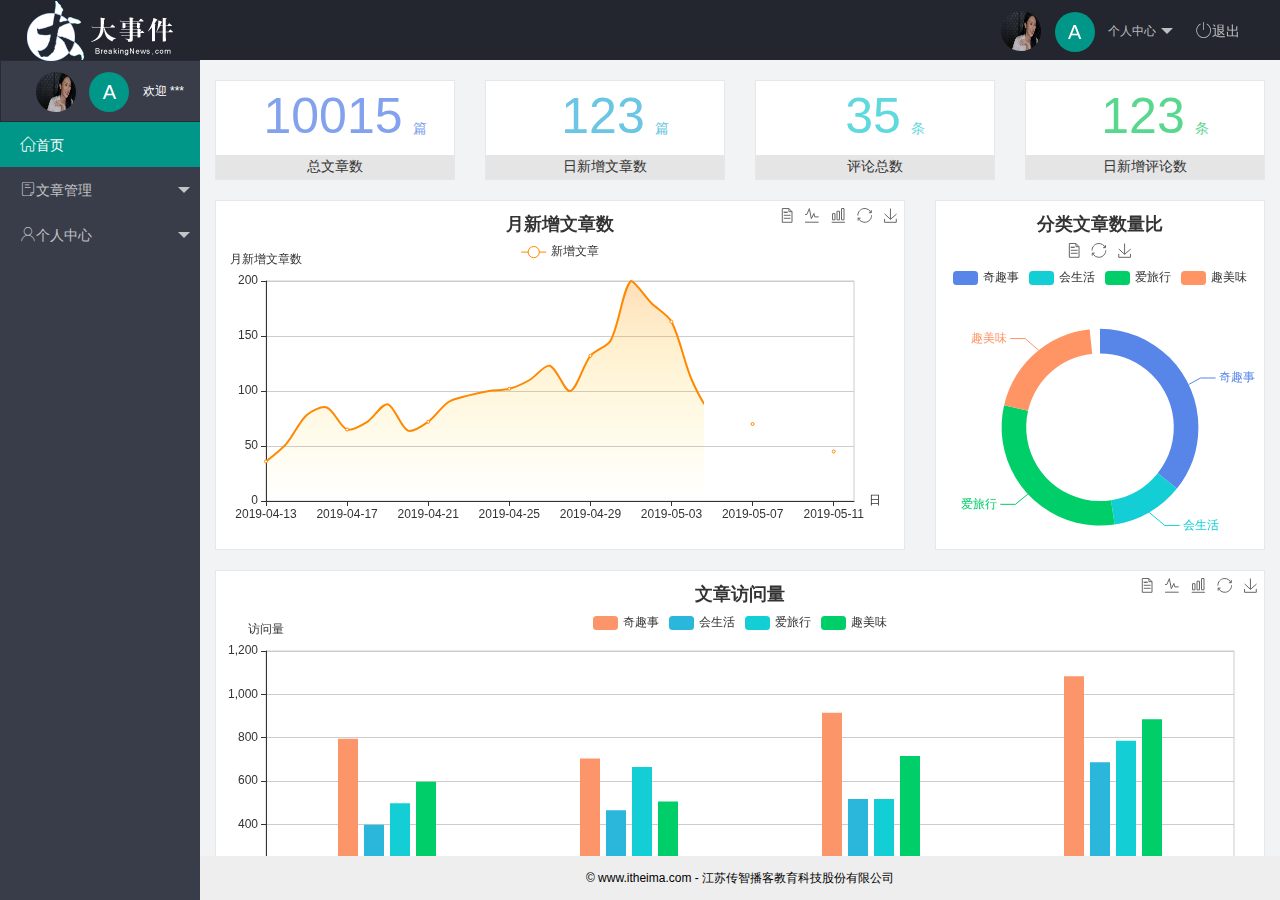
<file: index.html>
<!DOCTYPE html>
<html lang="en">

<head>
    <meta charset="UTF-8">
    <meta name="viewport" content="width=device-width, initial-scale=1.0">
    <title>大事件-后台主页</title>
    <!-- 引入layui 的css样式文件 -->
    <link rel="stylesheet" href="/assets/lib/layui/css/layui.css">
    <!-- 引入字体图标的 css样式文件 -->
    <link rel="stylesheet" href="/assets/fonts/iconfont.css">
    <!-- 导入 自己的css样式文件 -->
    <link rel="stylesheet" href="/assets/css/index.css">
</head>

<body class="layui-layout-body">
    <div class="layui-layout layui-layout-admin">
        <div class="layui-header">
            <div class="layui-logo">
                <img src="/assets/images/logo.png" alt="">
            </div>
            <!-- 头部区域（可配合layui已有的水平导航） -->
            <ul class="layui-nav layui-layout-right">
                <li class="layui-nav-item">
                    <a href="javascript:;" class="userinfo">
                        <img src="/tongyao_07.jpg" class="layui-nav-img">
                        <span class="text-avatar">A</span>
                        个人中心
                    </a>
                    <dl class="layui-nav-child">
                        <dd><a href="/user/user_info.html" target="fm">基本资料</a></dd>
                        <dd><a href="/user/user_avatar.html" target="fm">更换头像</a></dd>
                        <dd><a href="/user/user_pwd.html" target="fm">重置密码</a></dd>
                    </dl>
                </li>

                <li class="layui-nav-item">
                    <a href="javascript:;" id="btnLogout"><span class="iconfont icon-tuichu"></span>退出</a>
                </li>
            </ul>
        </div>
        <div class="layui-side layui-bg-black">
            <div class="layui-side-scroll">
                <div class="userinfo">
                    <img src="/tongyao_07.jpg" class="layui-nav-img">
                    <span class="text-avatar">A</span>
                    <span id="welcome">欢迎 ***</span>
                </div>
                <!-- 左侧导航区域（可配合layui已有的垂直导航） -->
                <ul class="layui-nav layui-nav-tree" lay-shrink="all">
                    <li class="layui-nav-item layui-this">
                        <a href="/home/dashboard.html" target="fm"><span class="iconfont icon-home"></span>首页</a>
                    </li>
                    <li class="layui-nav-item">
                        <a class="" href="javascript:;"><span class="iconfont icon-16"></span>文章管理</a>
                        <dl class="layui-nav-child">
                            <dd>
                                <a href="/article/art_cate.html" target="fm">
                                    <i class="layui-icon layui-icon-flag"></i>文章类别
                                </a>
                            </dd>
                            <dd>
                                <a href="/article/art_list.html" target="fm">
                                    <i class="layui-icon layui-icon-flag"></i>文章列表
                                </a>
                            </dd>
                            <dd>
                                <a href="/article/art_pub.html" target="fm"><i
                                        class="layui-icon layui-icon-flag"></i>发表文章
                                </a>
                            </dd>
                        </dl>
                    </li>
                    <li class="layui-nav-item">
                        <a href="javascript:;"><span class="iconfont icon-user"></span>个人中心</a>
                        <dl class="layui-nav-child">
                            <dd><a href="/user/user_info.html" target="fm"><i class="layui-icon layui-icon-flag"></i>
                                    基本资料</a></dd>
                            <dd><a href="/user/user_avatar.html" target="fm"><i class="layui-icon layui-icon-flag"></i>
                                    更换头像</a>
                            </dd>
                            <dd><a href="/user/user_pwd.html" target="fm"><i class="layui-icon layui-icon-flag"></i>
                                    重置密码</a></dd>
                        </dl>
                    </li>
                </ul>
            </div>
        </div>
        <div class="layui-body">
            <!-- 内容主体区域 -->
            <iframe src="/home/dashboard.html" frameborder="0" name="fm"></iframe>
        </div>
        <div class="layui-footer">
            <!-- 底部固定区域 -->
            © www.itheima.com - 江苏传智播客教育科技股份有限公司
        </div>
    </div>
    <!-- 导入 layui 的js 脚本文件 -->
    <script src="/assets/lib/layui/layui.all.js"></script>
    <!-- 导入jQuery js文件 -->
    <script src="/assets/lib/jquery.js"></script>
    <!-- 导入 自己封装的 baseAPI js文件 -->
    <script src="/assets/js/baseAPI.js"></script>
    <!-- 导入自己的js 文件 -->
    <script src="/assets/js/index.js"></script>
</body>

</html>
</file>
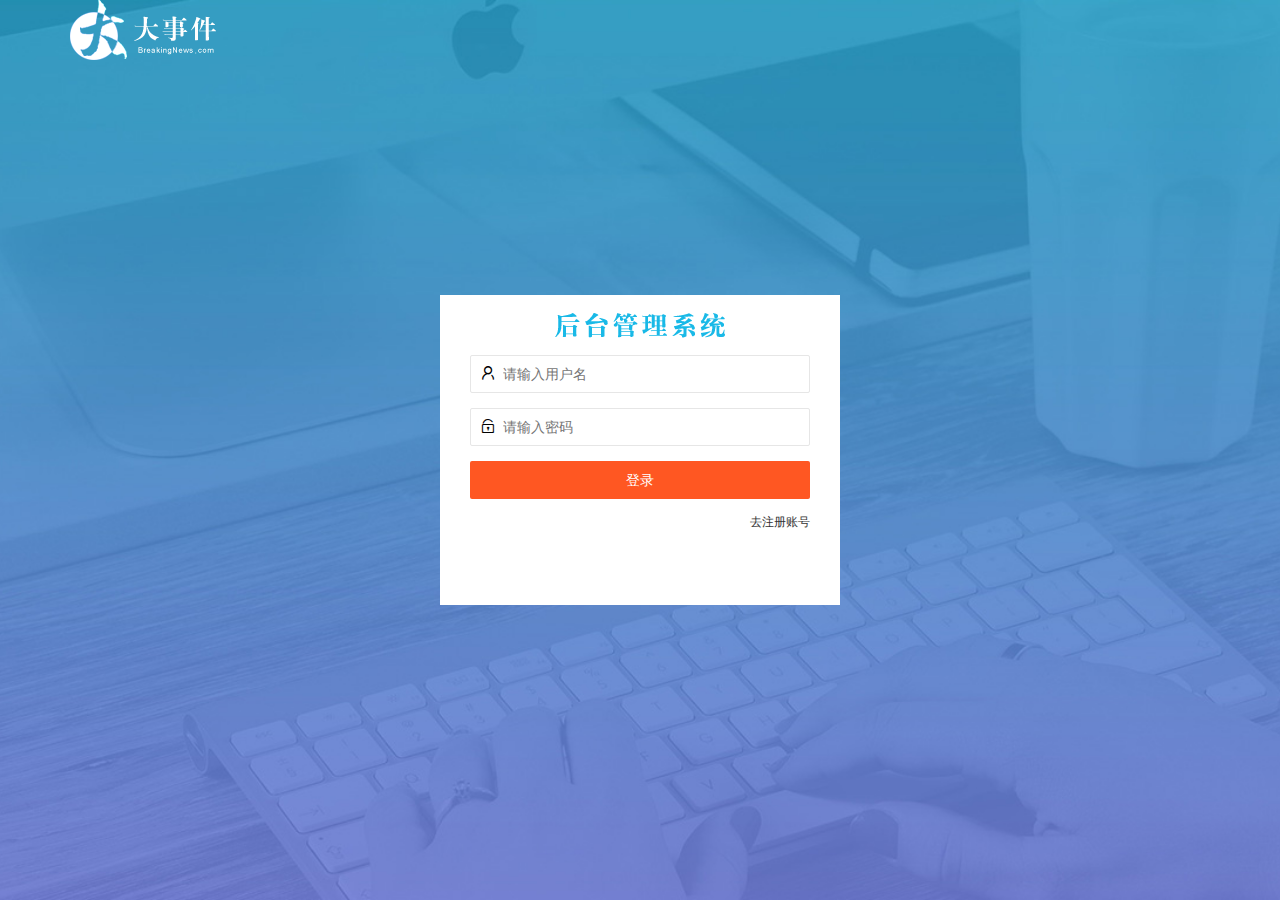
<file: login.html>
<!DOCTYPE html>
<html lang="en">

<head>
    <meta charset="UTF-8">
    <meta name="viewport" content="width=device-width, initial-scale=1.0">
    <title>大事件-登录-注册</title>
    <!-- 引入layui的css样式 -->
    <link rel="stylesheet" href="/assets/lib/layui/css/layui.css">
    <!-- 引入自己的css样式 -->
    <link rel="stylesheet" href="/assets/css/login.css">
</head>

<body>
    <!-- 头部的logo区域 -->
    <div class="layui-main">
        <img src="/assets/images/logo.png">
    </div>
    <!-- 登录注册区域 -->
    <div class="loginAndRegBox">
        <!-- 标题区域 -->
        <div class="title-box"></div>
        <!-- 登录的div -->
        <div class="login-box">
            <!-- 登录的表单 -->
            <form class="layui-form" id="form_login">
                <div class="layui-form-item">
                    <i class="layui-icon layui-icon-username"></i>
                    <!-- 用户名 -->
                    <input type="text" name="username" required lay-verify="required" placeholder="请输入用户名"
                        autocomplete="off" class="layui-input">
                </div>
                <!-- 密码框 -->
                <div class="layui-form-item">
                    <i class="layui-icon layui-icon-password"></i>
                    <input type="password" name="password" required lay-verify="required|pwd" placeholder="请输入密码"
                        autocomplete="off" class="layui-input">
                </div>
                <!-- 登录按钮 -->
                <div class="layui-form-item">
                    <!-- 注意：表单提交按钮和普通按钮的区别，就是lay-submit属性 -->
                    <button class="layui-btn layui-btn-fluid layui-btn-danger" lay-submit>登录</button>
                </div>
                <div class="layui-form-item links">
                    <a href="javascript:;" id="link_reg">去注册账号</a>
                </div>
            </form>
        </div>
        <!-- 注册的div -->
        <div class="reg-box">
            <!-- 注册的表单 -->
            <form class="layui-form" id="form_reg">
                <div class="layui-form-item">
                    <i class="layui-icon layui-icon-username"></i>
                    <!-- 用户名 -->
                    <input type="text" name="username" required lay-verify="required" placeholder="请输入用户名"
                        autocomplete="off" class="layui-input">
                </div>
                <!-- 密码框 -->
                <div class="layui-form-item">
                    <i class="layui-icon layui-icon-password"></i>
                    <input type="password" name="password" required lay-verify="required|pwd" placeholder="请输入密码"
                        autocomplete="off" class="layui-input">
                </div>
                <!-- 确认密码框 -->
                <div class="layui-form-item">
                    <i class="layui-icon layui-icon-password"></i>
                    <input type="password" name="repassword" required lay-verify="required|pwd|repwd"
                        placeholder="再次确认密码" autocomplete="off" class="layui-input">
                </div>

                <!-- 登录按钮 -->
                <div class="layui-form-item">
                    <!-- 注意：表单提交按钮和普通按钮的区别，就是lay-submit属性 -->
                    <button class="layui-btn layui-btn-fluid layui-btn-danger" lay-submit>注册</button>
                </div>
                <div class="layui-form-item links">
                    <a href="javascript:;" id="link_login">去登录</a>
                </div>
            </form>
        </div>
    </div>
    <!-- 导入layui 的js 文件 -->
    <script src="/assets/lib/layui/layui.all.js"></script>
    <!-- 导入jQuery js 文件 -->
    <script src="/assets/lib/jquery.js"></script>
    <!-- 导入自己封装的 baseAPI 的js文件  -->
    <script src="/assets/js/baseAPI.js"></script>
    <!-- 导入自己的js 脚本 -->
    <script src="/assets/js/login.js"></script>
</body>

</html>
</file>
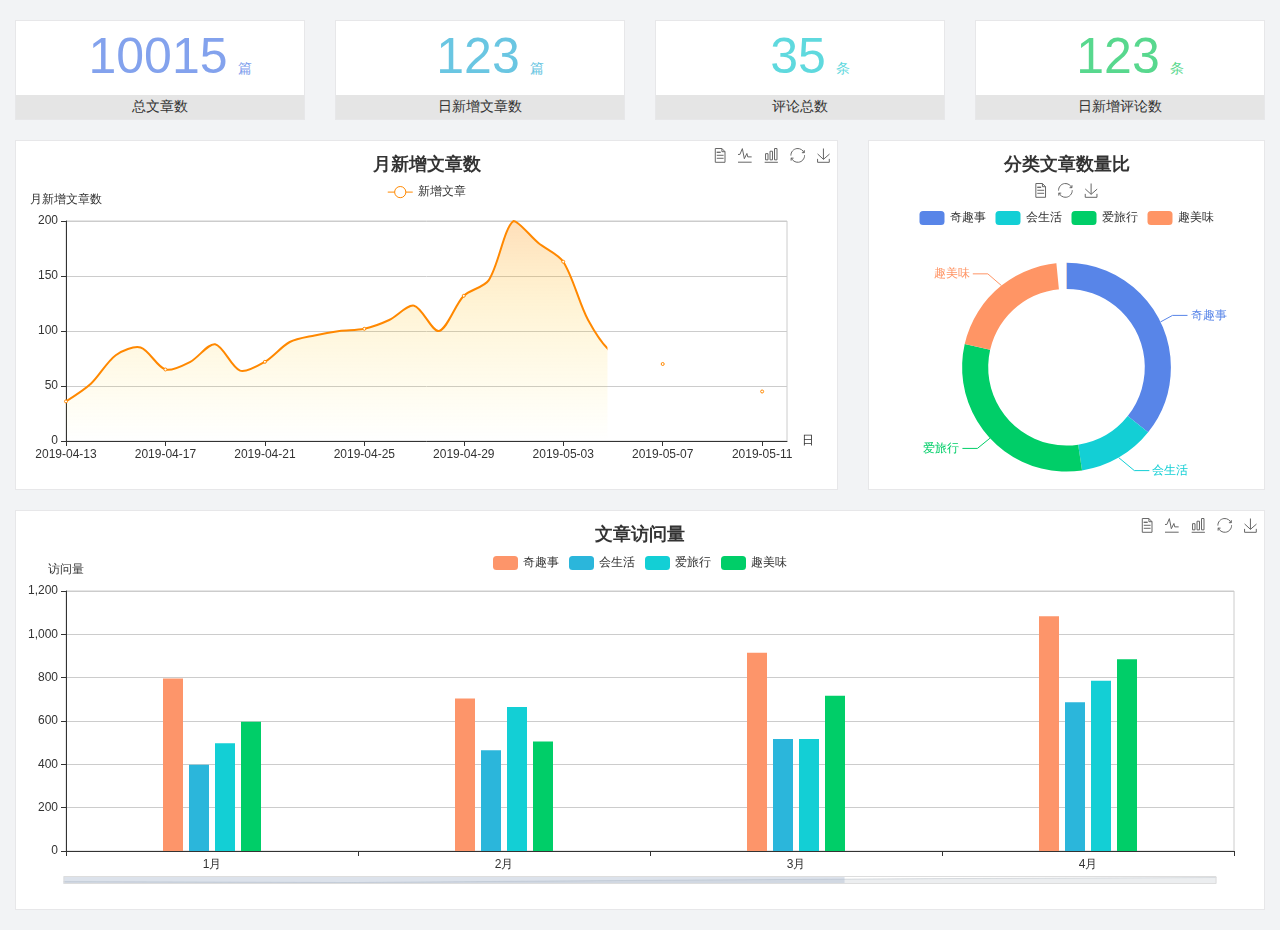
<file: home/dashboard.html>
<!DOCTYPE html>
<html lang="en">

<head>
  <meta charset="UTF-8">
  <meta name="viewport" content="width=device-width, initial-scale=1.0">
  <meta http-equiv="X-UA-Compatible" content="ie=edge">
  <title>图表统计</title>
  <link rel="stylesheet" href="../assets/lib/bootstrap.css" />
  <link rel="stylesheet" href="../assets/lib/main.css" />
  <script src="../assets/lib/jquery.js"></script>
  <script type="text/javascript" src="../assets/lib/echarts.min.js"></script>
</head>

<body>
  <div class="container-fluid">
    <div class="row spannel_list">
      <div class="col-sm-3 col-xs-6">
        <div class="spannel">
          <em>10015</em><span>篇</span>
          <b>总文章数</b>
        </div>
      </div>
      <div class="col-sm-3 col-xs-6">
        <div class="spannel scolor01">
          <em>123</em><span>篇</span>
          <b>日新增文章数</b>
        </div>
      </div>
      <div class="col-sm-3 col-xs-6">
        <div class="spannel scolor02">
          <em>35</em><span>条</span>
          <b>评论总数</b>
        </div>
      </div>
      <div class="col-sm-3 col-xs-6">
        <div class="spannel scolor03">
          <em>123</em><span>条</span>
          <b>日新增评论数</b>
        </div>
      </div>
    </div>
  </div>

  <div class="container-fluid">
    <div class="row curve-pie">
      <div class="col-lg-8 col-md-8">
        <div class="gragh_pannel" id="curve_show"></div>
      </div>
      <div class="col-lg-4 col-md-4">
        <div class="gragh_pannel" id="pie_show"></div>
      </div>
    </div>
  </div>

  <div class="container-fluid">
    <div class="column_pannel" id="column_show"></div>
  </div>

  <script>
    var oChart = echarts.init(document.getElementById('curve_show'));
    var aList_all = [
      { 'count': 36, 'date': '2019-04-13' },
      { 'count': 52, 'date': '2019-04-14' },
      { 'count': 78, 'date': '2019-04-15' },
      { 'count': 85, 'date': '2019-04-16' },
      { 'count': 65, 'date': '2019-04-17' },
      { 'count': 72, 'date': '2019-04-18' },
      { 'count': 88, 'date': '2019-04-19' },
      { 'count': 64, 'date': '2019-04-20' },
      { 'count': 72, 'date': '2019-04-21' },
      { 'count': 90, 'date': '2019-04-22' },
      { 'count': 96, 'date': '2019-04-23' },
      { 'count': 100, 'date': '2019-04-24' },
      { 'count': 102, 'date': '2019-04-25' },
      { 'count': 110, 'date': '2019-04-26' },
      { 'count': 123, 'date': '2019-04-27' },
      { 'count': 100, 'date': '2019-04-28' },
      { 'count': 132, 'date': '2019-04-29' },
      { 'count': 146, 'date': '2019-04-30' },
      { 'count': 200, 'date': '2019-05-01' },
      { 'count': 180, 'date': '2019-05-02' },
      { 'count': 163, 'date': '2019-05-03' },
      { 'count': 110, 'date': '2019-05-04' },
      { 'count': 80, 'date': '2019-05-05' },
      { 'count': 82, 'date': '2019-05-06' },
      { 'count': 70, 'date': '2019-05-07' },
      { 'count': 65, 'date': '2019-05-08' },
      { 'count': 54, 'date': '2019-05-09' },
      { 'count': 40, 'date': '2019-05-10' },
      { 'count': 45, 'date': '2019-05-11' },
      { 'count': 38, 'date': '2019-05-12' },
    ];

    let aCount = [];
    let aDate = [];

    for (var i = 0; i < aList_all.length; i++) {
      aCount.push(aList_all[i].count);
      aDate.push(aList_all[i].date);
    }

    var chartopt = {
      title: {
        text: '月新增文章数',
        left: 'center',
        top: '10'
      },
      tooltip: {
        trigger: 'axis'
      },
      legend: {
        data: ['新增文章'],
        top: '40'
      },
      toolbox: {
        show: true,
        feature: {
          mark: { show: true },
          dataView: { show: true, readOnly: false },
          magicType: { show: true, type: ['line', 'bar'] },
          restore: { show: true },
          saveAsImage: { show: true }
        }
      },
      calculable: true,
      xAxis: [
        {
          name: '日',
          type: 'category',
          boundaryGap: false,
          data: aDate
        }
      ],
      yAxis: [
        {
          name: '月新增文章数',
          type: 'value'
        }
      ],
      series: [
        {
          name: '新增文章',
          type: 'line',
          smooth: true,
          itemStyle: { normal: { areaStyle: { type: 'default' }, color: '#f80' }, lineStyle: { color: '#f80' } },
          data: aCount
        }],
      areaStyle: {
        normal: {
          color: new echarts.graphic.LinearGradient(0, 0, 0, 1, [{
            offset: 0,
            color: 'rgba(255,136,0,0.39)'
          }, {
            offset: .34,
            color: 'rgba(255,180,0,0.25)'
          }, {
            offset: 1,
            color: 'rgba(255,222,0,0.00)'
          }])

        }
      },
      grid: {
        show: true,
        x: 50,
        x2: 50,
        y: 80,
        height: 220
      }
    };

    oChart.setOption(chartopt);


    var oPie = echarts.init(document.getElementById('pie_show'));
    var oPieopt =
    {
      title: {
        top: 10,
        text: '分类文章数量比',
        x: 'center'
      },
      tooltip: {
        trigger: 'item',
        formatter: "{a} <br/>{b} : {c} ({d}%)"
      },
      color: ['#5885e8', '#13cfd5', '#00ce68', '#ff9565'],
      legend: {
        x: 'center',
        top: 65,
        data: ['奇趣事', '会生活', '爱旅行', '趣美味']
      },
      toolbox: {
        show: true,
        x: 'center',
        top: 35,
        feature: {
          mark: { show: true },
          dataView: { show: true, readOnly: false },
          magicType: {
            show: true,
            type: ['pie', 'funnel'],
            option: {
              funnel: {
                x: '25%',
                width: '50%',
                funnelAlign: 'left',
                max: 1548
              }
            }
          },
          restore: { show: true },
          saveAsImage: { show: true }
        }
      },
      calculable: true,
      series: [
        {
          name: '访问来源',
          type: 'pie',
          radius: ['45%', '60%'],
          center: ['50%', '65%'],
          data: [
            { value: 300, name: '奇趣事' },
            { value: 100, name: '会生活' },
            { value: 260, name: '爱旅行' },
            { value: 180, name: '趣美味' }
          ]
        }
      ]
    };
    oPie.setOption(oPieopt);



    var oColumn = this.echarts.init(document.getElementById('column_show'));
    var oColumnopt =
    {
      title: {
        text: '文章访问量',
        left: 'center',
        top: '10'
      },
      tooltip: {
        trigger: 'axis'
      },
      legend: {
        data: ['奇趣事', '会生活', '爱旅行', '趣美味'],
        top: '40'
      },
      toolbox: {
        show: true,
        feature: {
          mark: { show: true },
          dataView: { show: true, readOnly: false },
          magicType: { show: true, type: ['line', 'bar'] },
          restore: { show: true },
          saveAsImage: { show: true }
        }
      },
      calculable: true,
      xAxis: [
        {
          type: 'category',
          data: ['1月', '2月', '3月', '4月', '5月']
        }
      ],
      yAxis: [
        {
          name: '访问量',
          type: 'value'
        }
      ],
      series: [
        {
          name: '奇趣事',
          type: 'bar',
          barWidth: 20,
          itemStyle: {
            normal: { areaStyle: { type: 'default' }, color: '#fd956a' }
          },
          data: [800, 708, 920, 1090, 1200]
        },
        {
          name: '会生活',
          type: 'bar',
          barWidth: 20,
          itemStyle: {
            normal: { areaStyle: { type: 'default' }, color: '#2bb6db' }
          },
          data: [400, 468, 520, 690, 800]
        },
        {
          name: '爱旅行',
          type: 'bar',
          barWidth: 20,
          itemStyle: {
            normal: { areaStyle: { type: 'default' }, color: '#13cfd5' }
          },
          data: [500, 668, 520, 790, 900]
        },
        {
          name: '趣美味',
          type: 'bar',
          barWidth: 20,
          itemStyle: {
            normal: { areaStyle: { type: 'default' }, color: '#00ce68' }
          },
          data: [600, 508, 720, 890, 1000]
        }
      ],
      grid: {
        show: true,
        x: 50,
        x2: 30,
        y: 80,
        height: 260
      },
      dataZoom: [//给x轴设置滚动条
        {
          start: 0,//默认为0
          end: 100 - 1000 / 31,//默认为100
          type: 'slider',
          show: true,
          xAxisIndex: [0],
          handleSize: 0,//滑动条的 左右2个滑动条的大小
          height: 8,//组件高度
          left: 45, //左边的距离
          right: 50,//右边的距离
          bottom: 26,//右边的距离
          handleColor: '#ddd',//h滑动图标的颜色
          handleStyle: {
            borderColor: "#cacaca",
            borderWidth: "1",
            shadowBlur: 2,
            background: "#ddd",
            shadowColor: "#ddd",
          }
        }]
    };
    oColumn.setOption(oColumnopt);
  </script>
</body>

</html>
</file>
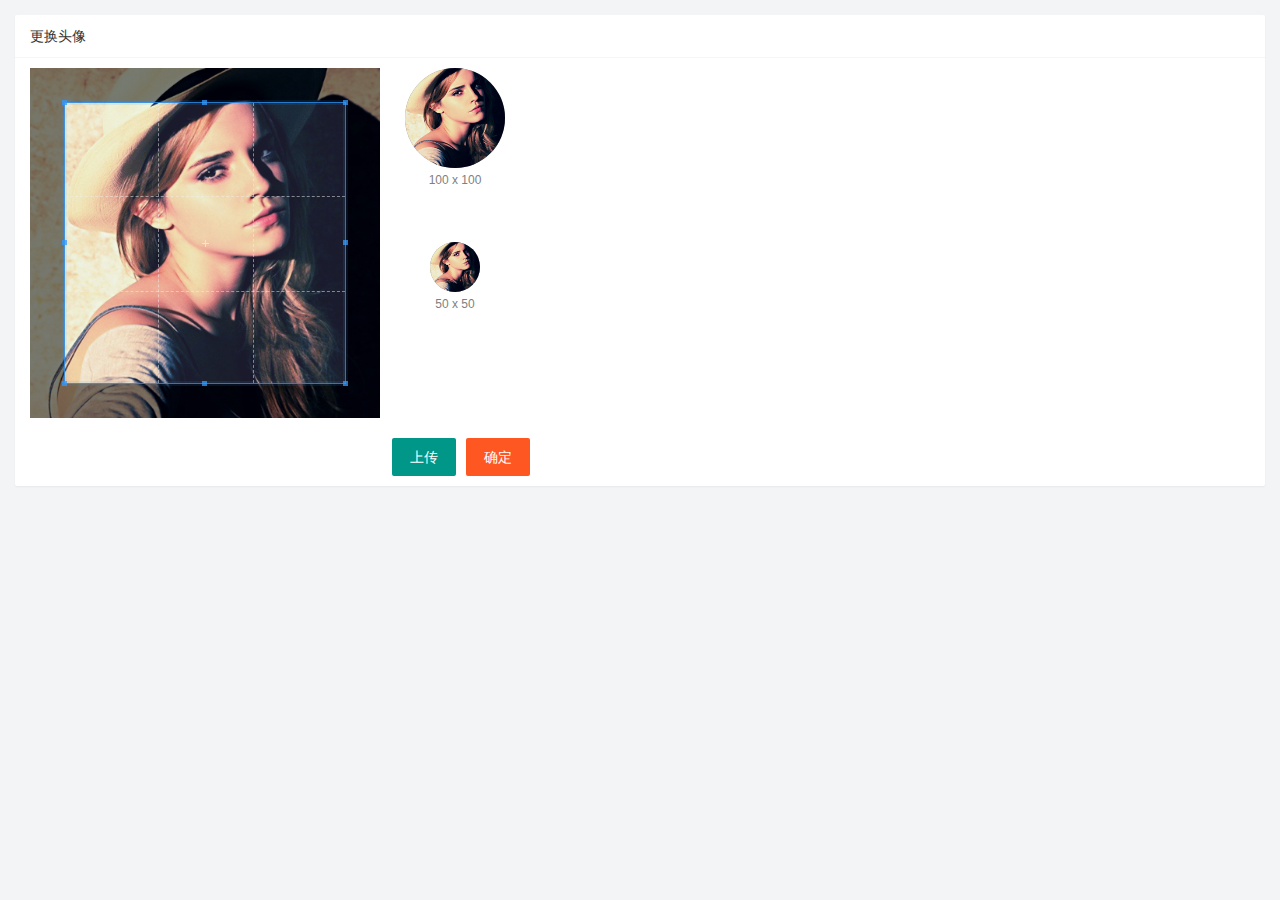
<file: user/user_avatar.html>
<!DOCTYPE html>
<html lang="en">

<head>
    <meta charset="UTF-8">
    <meta name="viewport" content="width=device-width, initial-scale=1.0">
    <title>大事件-更换头像</title>
    <!-- 引入 layui 的css样式文件 -->
    <link rel="stylesheet" href="/assets/lib/layui/css/layui.css">
    <!-- 在 <head> 中导入 cropper.css 样式表 -->
    <link rel="stylesheet" href="/assets/lib/cropper/cropper.css" />
    <!-- 引入 自己的 css样式文件 -->
    <link rel="stylesheet" href="/assets/css/user/user_avatar.css">
</head>

<body>
    <!-- 修改头像模块 -->
    <div class="layui-card">
        <div class="layui-card-header">更换头像</div>
        <div class="layui-card-body">
            <!-- 第一行的图片裁剪和预览区域 -->
            <div class="row1">
                <!-- 图片裁剪区域 -->
                <div class="cropper-box">
                    <!-- 这个 img 标签很重要，将来会把它初始化为裁剪区域 -->
                    <img id="image" src="/assets/images/sample.jpg" />
                </div>
                <!-- 图片的预览区域 -->
                <div class="preview-box">
                    <div>
                        <!-- 宽高为 100px 的预览区域 -->
                        <div class="img-preview w100"></div>
                        <p class="size">100 x 100</p>
                    </div>
                    <div>
                        <!-- 宽高为 50px 的预览区域 -->
                        <div class="img-preview w50"></div>
                        <p class="size">50 x 50</p>
                    </div>
                </div>
            </div>

            <!-- 第二行的按钮区域 -->
            <div class="row2">
                <!-- 通过accept 属性，可以指定用户可选择什么类型的图片 -->
                <input type="file" id="file" style="display: none;" accept="image/jpeg,image/png">
                <button type="button" class="layui-btn" id="chooseImage">上传</button>
                <button type="button" class="layui-btn layui-btn-danger" id="btnUpload">确定</button>
            </div>
        </div>
    </div>
    <script src="/assets/lib/layui/layui.all.js"></script>
    <script src="/assets/lib/jquery.js"></script>
    <script src="/assets/lib/cropper/Cropper.js"></script>
    <script src="/assets/lib/cropper/jquery-cropper.js"></script>
    <script src="/assets/js/baseAPI.js"></script>
    <!-- 引入自己的js文件 -->
    <script src="/assets/js/user/user_avatar.js"></script>
</body>

</html>
</file>
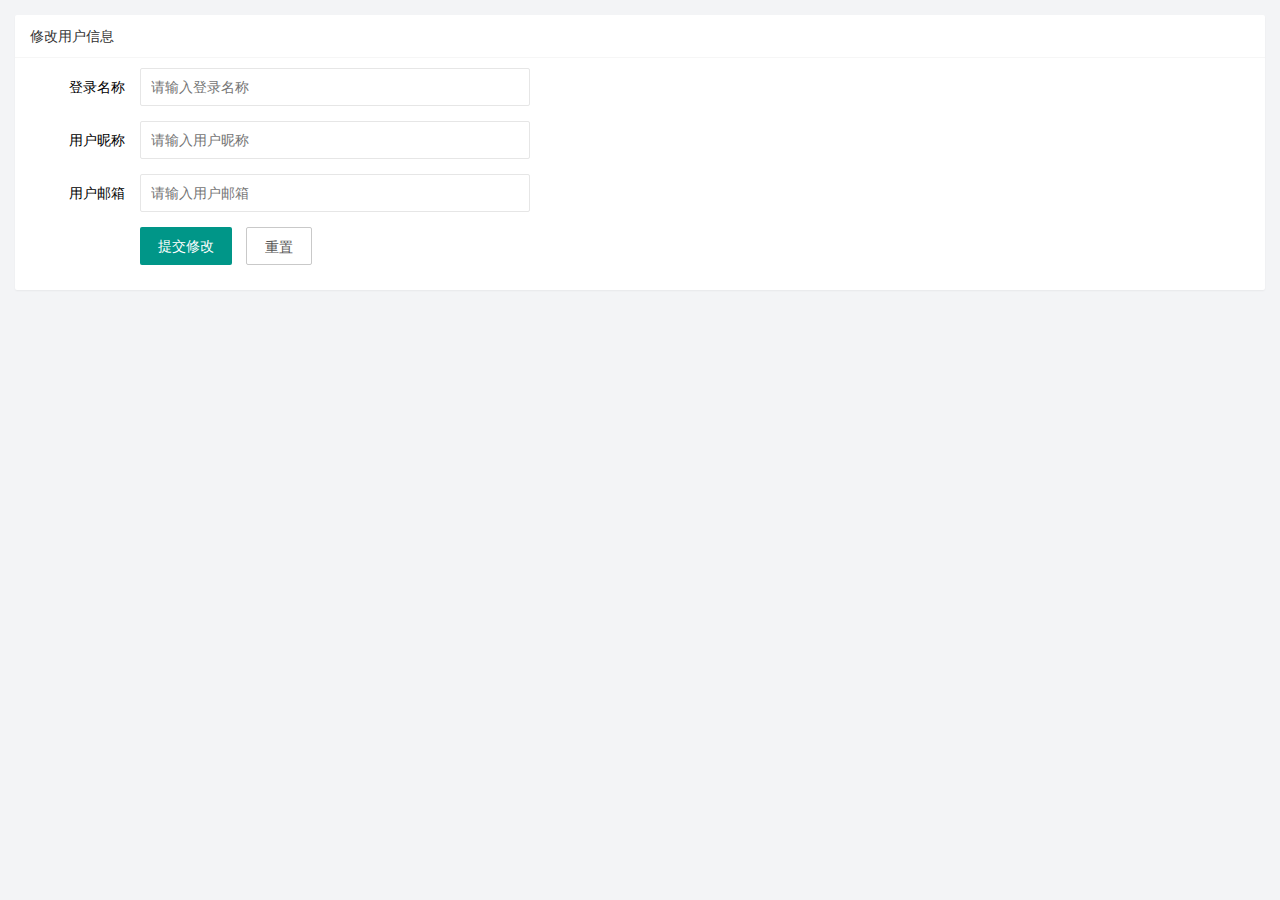
<file: user/user_info.html>
<!DOCTYPE html>
<html lang="en">

<head>
    <meta charset="UTF-8">
    <meta name="viewport" content="width=device-width, initial-scale=1.0">
    <title>大事件-基本资料</title>
    <!-- 导入layui 的css 样式 -->
    <link rel="stylesheet" href="/assets/lib/layui/css/layui.css">
    <!-- 引入自己 css 样式 -->
    <link rel="stylesheet" href="/assets/css/user/user_info.css">
</head>

<body>
    <!-- 卡片区域 -->
    <div class="layui-card">
        <div class="layui-card-header">修改用户信息</div>
        <div class="layui-card-body">
            <!-- form 表单区域 -->
            <!-- 给 form 表单设置lay-filter自定义属性 可以快速为表单进行 赋值/取值 操作 -->
            <form class="layui-form" lay-filter="formUserInfo">
                <!-- 这是隐藏域 -->
                <input type="hidden" name="id">
                <div class="layui-form-item">
                    <label class="layui-form-label">登录名称</label>
                    <div class="layui-input-block">
                        <input type="text" name="username" readonly required lay-verify="required" placeholder="请输入登录名称"
                            autocomplete="off" class="layui-input">
                    </div>
                </div>
                <div class="layui-form-item">
                    <label class="layui-form-label">用户昵称</label>
                    <div class="layui-input-block">
                        <input type="text" name="nickname" required lay-verify="required|nickname" placeholder="请输入用户昵称"
                            autocomplete="off" class="layui-input">
                    </div>
                </div>
                <div class="layui-form-item">
                    <label class="layui-form-label">用户邮箱</label>
                    <div class="layui-input-block">
                        <input type="text" name="email" required lay-verify="required|email" placeholder="请输入用户邮箱"
                            autocomplete="off" class="layui-input">
                    </div>
                </div>
                <div class="layui-form-item">
                    <div class="layui-input-block">
                        <button class="layui-btn" lay-submit lay-filter="formDemo" id="btn">提交修改</button>
                        <button type="reset" class="layui-btn layui-btn-primary" id="btnReset">重置</button>
                    </div>
                </div>
            </form>
        </div>
    </div>
    <!-- 导入layui 的js 文件 -->
    <script src="/assets/lib/layui/layui.all.js"></script>
    <!-- 导入jQuery 的js 文件 -->
    <script src="/assets/lib/jquery.js"></script>
    <!-- 引入自己封装的 baseAPI 的js文件 -->
    <script src="/assets/js/baseAPI.js"></script>
    <!-- 导入 自己的 user_info js文件 -->
    <script src="/assets/js/user/user_info.js"></script>
</body>

</html>
</file>
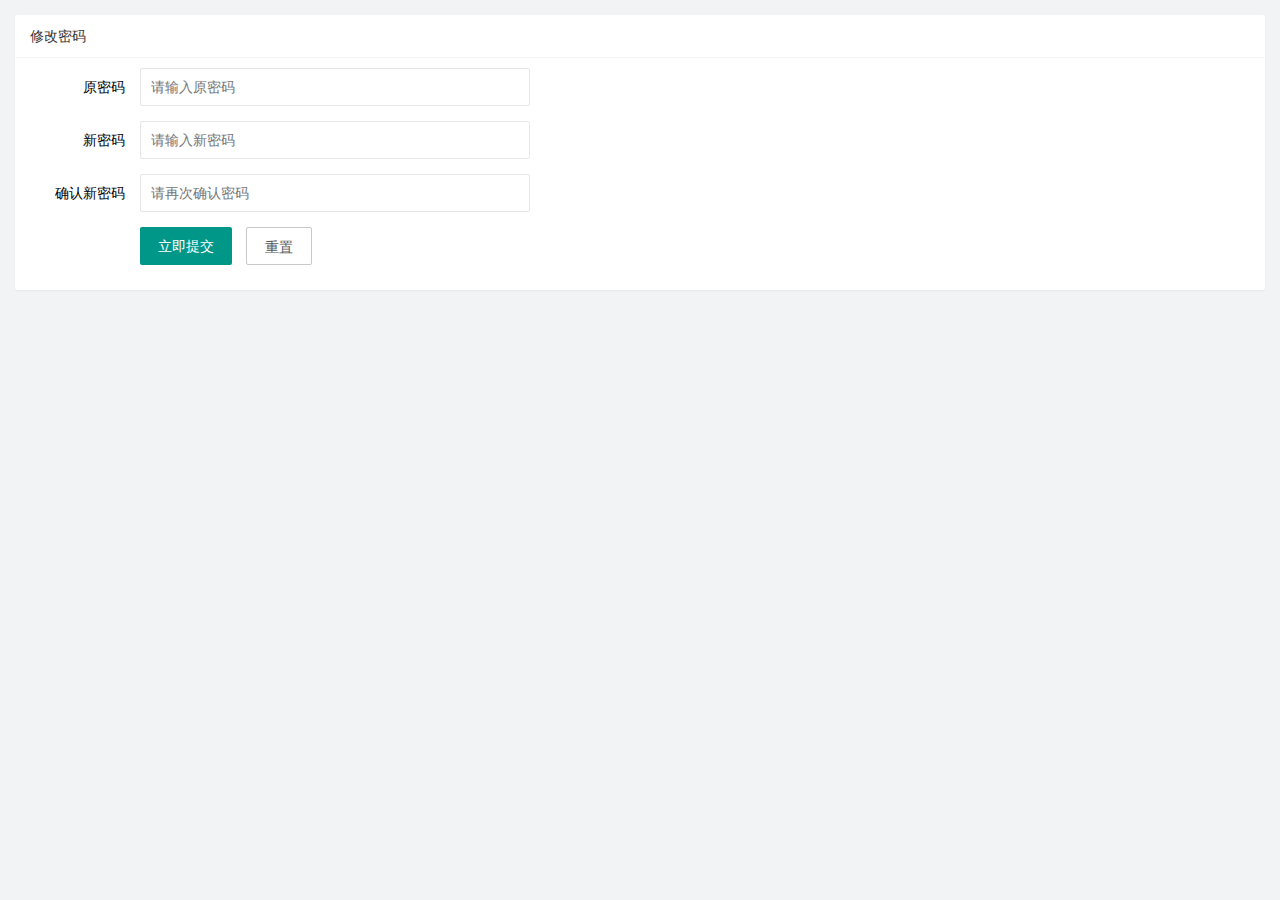
<file: user/user_pwd.html>
<!DOCTYPE html>
<html lang="en">

<head>
    <meta charset="UTF-8">
    <meta name="viewport" content="width=device-width, initial-scale=1.0">
    <title>大事件-修改密码</title>
    <!-- 引入layui 的 css 样式文件 -->
    <link rel="stylesheet" href="/assets/lib/layui/css/layui.css">
    <!-- 引入自己的css样式文件 -->
    <link rel="stylesheet" href="/assets/css/user/user_pwd.css">
</head>

<body>
    <!-- 修改密码区域 -->
    <div class="layui-card">
        <div class="layui-card-header">修改密码</div>
        <div class="layui-card-body">
            <form class="layui-form">
                <div class="layui-form-item">
                    <label class="layui-form-label">原密码</label>
                    <div class="layui-input-block">
                        <input type="password" name="oldPwd" required lay-verify="required|pwd" placeholder="请输入原密码"
                            autocomplete="off" class="layui-input">
                    </div>
                </div>
                <div class="layui-form-item">
                    <label class="layui-form-label">新密码</label>
                    <div class="layui-input-block">
                        <input type="password" name="newPwd" required lay-verify="required|pwd|samePwd"
                            placeholder="请输入新密码" autocomplete="off" class="layui-input">
                    </div>
                </div>
                <div class="layui-form-item">
                    <label class="layui-form-label">确认新密码</label>
                    <div class="layui-input-block">
                        <input type="password" name="rePwd" required lay-verify="required|pwd|rePwd"
                            placeholder="请再次确认密码" autocomplete="off" class="layui-input">
                    </div>
                </div>
                <!-- 按钮模块 -->
                <div class="layui-form-item">
                    <div class="layui-input-block">
                        <button class="layui-btn" lay-submit lay-filter="formDemo">立即提交</button>
                        <button type="reset" class="layui-btn layui-btn-primary">重置</button>
                    </div>
                </div>
            </form>
        </div>
    </div>
    <!-- 引入 layui 的js文件 -->
    <script src="/assets/lib/layui/layui.all.js"></script>
    <!-- 引入jQuery js文件 -->
    <script src="/assets/lib/jquery.js"></script>
    <!-- 引入 自己封装的 baseAPI js文件  -->
    <script src="/assets/js/baseAPI.js"></script>
    <!-- 引入自己 的 user_pwd.js 文件 -->
    <script src="/assets/js/user/user_pwd.js"></script>
</body>

</html>
</file>
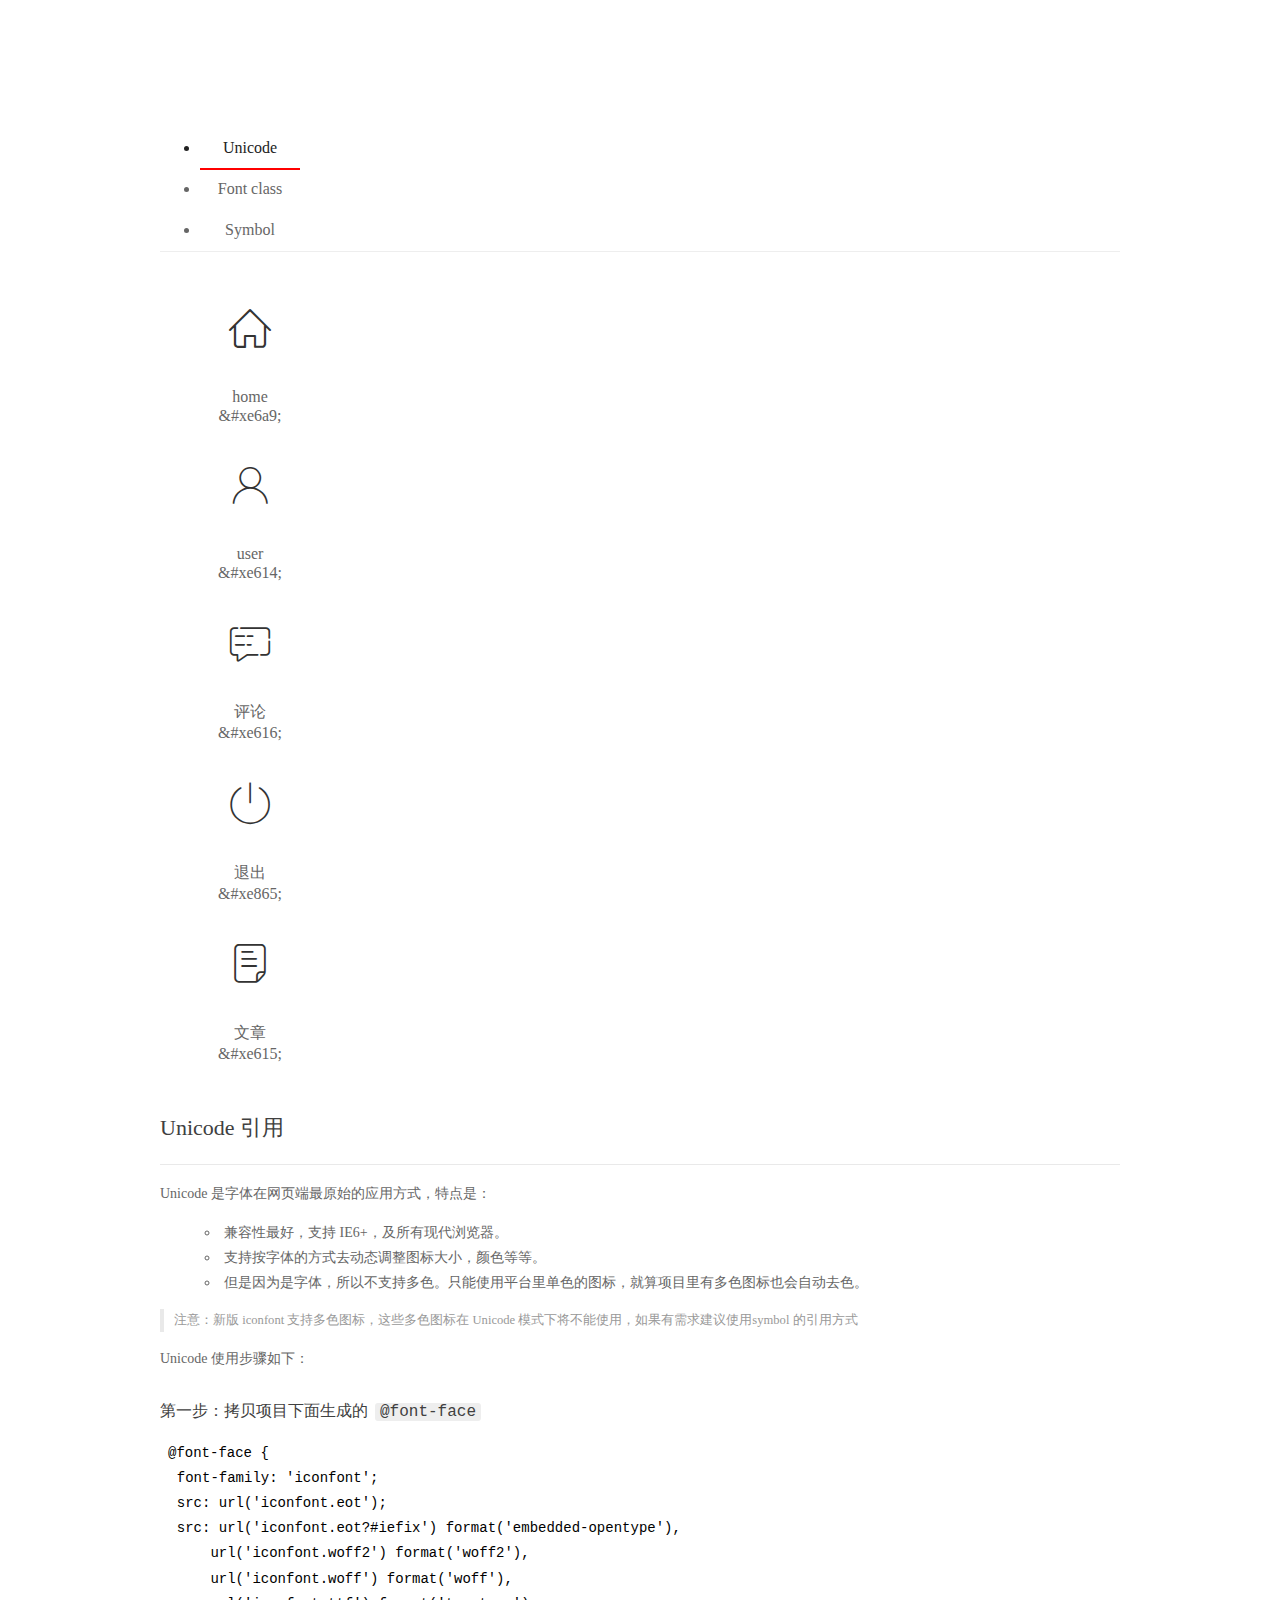
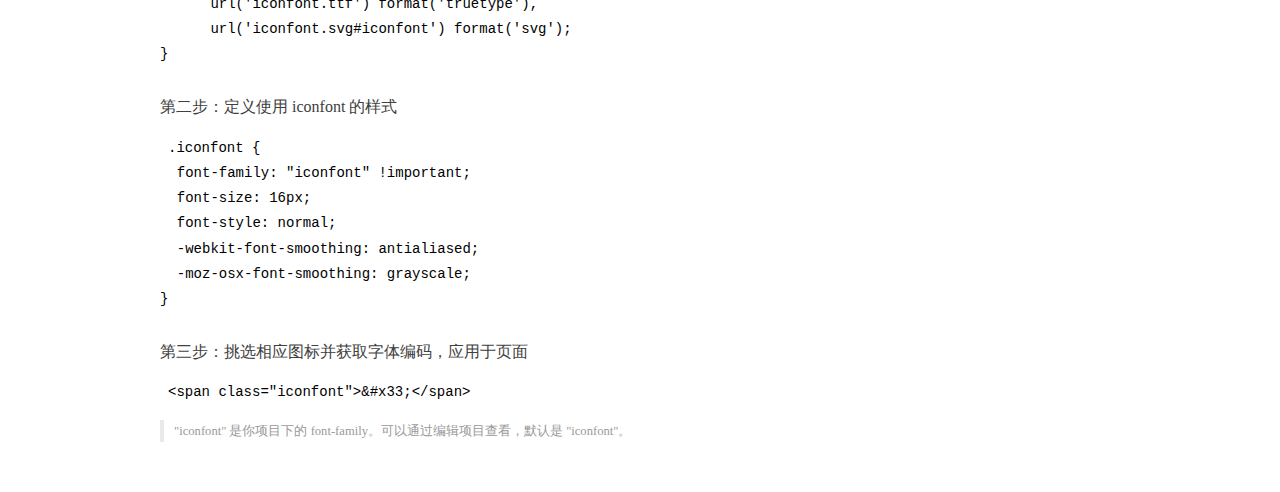
<file: assets/fonts/demo_index.html>
<!DOCTYPE html>
<html>
<head>
  <meta charset="utf-8"/>
  <title>IconFont Demo</title>
  <link rel="shortcut icon" href="https://gtms04.alicdn.com/tps/i4/TB1_oz6GVXXXXaFXpXXJDFnIXXX-64-64.ico" type="image/x-icon"/>
  <link rel="stylesheet" href="https://g.alicdn.com/thx/cube/1.3.2/cube.min.css">
  <link rel="stylesheet" href="demo.css">
  <link rel="stylesheet" href="iconfont.css">
  <script src="iconfont.js"></script>
  <!-- jQuery -->
  <script src="https://a1.alicdn.com/oss/uploads/2018/12/26/7bfddb60-08e8-11e9-9b04-53e73bb6408b.js"></script>
  <!-- 代码高亮 -->
  <script src="https://a1.alicdn.com/oss/uploads/2018/12/26/a3f714d0-08e6-11e9-8a15-ebf944d7534c.js"></script>
</head>
<body>
  <div class="main">
    <h1 class="logo"><a href="https://www.iconfont.cn/" title="iconfont 首页" target="_blank">&#xe86b;</a></h1>
    <div class="nav-tabs">
      <ul id="tabs" class="dib-box">
        <li class="dib active"><span>Unicode</span></li>
        <li class="dib"><span>Font class</span></li>
        <li class="dib"><span>Symbol</span></li>
      </ul>
      
    </div>
    <div class="tab-container">
      <div class="content unicode" style="display: block;">
          <ul class="icon_lists dib-box">
          
            <li class="dib">
              <span class="icon iconfont">&#xe6a9;</span>
                <div class="name">home</div>
                <div class="code-name">&amp;#xe6a9;</div>
              </li>
          
            <li class="dib">
              <span class="icon iconfont">&#xe614;</span>
                <div class="name">user</div>
                <div class="code-name">&amp;#xe614;</div>
              </li>
          
            <li class="dib">
              <span class="icon iconfont">&#xe616;</span>
                <div class="name">评论</div>
                <div class="code-name">&amp;#xe616;</div>
              </li>
          
            <li class="dib">
              <span class="icon iconfont">&#xe865;</span>
                <div class="name">退出</div>
                <div class="code-name">&amp;#xe865;</div>
              </li>
          
            <li class="dib">
              <span class="icon iconfont">&#xe615;</span>
                <div class="name">文章</div>
                <div class="code-name">&amp;#xe615;</div>
              </li>
          
          </ul>
          <div class="article markdown">
          <h2 id="unicode-">Unicode 引用</h2>
          <hr>

          <p>Unicode 是字体在网页端最原始的应用方式，特点是：</p>
          <ul>
            <li>兼容性最好，支持 IE6+，及所有现代浏览器。</li>
            <li>支持按字体的方式去动态调整图标大小，颜色等等。</li>
            <li>但是因为是字体，所以不支持多色。只能使用平台里单色的图标，就算项目里有多色图标也会自动去色。</li>
          </ul>
          <blockquote>
            <p>注意：新版 iconfont 支持多色图标，这些多色图标在 Unicode 模式下将不能使用，如果有需求建议使用symbol 的引用方式</p>
          </blockquote>
          <p>Unicode 使用步骤如下：</p>
          <h3 id="-font-face">第一步：拷贝项目下面生成的 <code>@font-face</code></h3>
<pre><code class="language-css"
>@font-face {
  font-family: 'iconfont';
  src: url('iconfont.eot');
  src: url('iconfont.eot?#iefix') format('embedded-opentype'),
      url('iconfont.woff2') format('woff2'),
      url('iconfont.woff') format('woff'),
      url('iconfont.ttf') format('truetype'),
      url('iconfont.svg#iconfont') format('svg');
}
</code></pre>
          <h3 id="-iconfont-">第二步：定义使用 iconfont 的样式</h3>
<pre><code class="language-css"
>.iconfont {
  font-family: "iconfont" !important;
  font-size: 16px;
  font-style: normal;
  -webkit-font-smoothing: antialiased;
  -moz-osx-font-smoothing: grayscale;
}
</code></pre>
          <h3 id="-">第三步：挑选相应图标并获取字体编码，应用于页面</h3>
<pre>
<code class="language-html"
>&lt;span class="iconfont"&gt;&amp;#x33;&lt;/span&gt;
</code></pre>
          <blockquote>
            <p>"iconfont" 是你项目下的 font-family。可以通过编辑项目查看，默认是 "iconfont"。</p>
          </blockquote>
          </div>
      </div>
      <div class="content font-class">
        <ul class="icon_lists dib-box">
          
          <li class="dib">
            <span class="icon iconfont icon-home"></span>
            <div class="name">
              home
            </div>
            <div class="code-name">.icon-home
            </div>
          </li>
          
          <li class="dib">
            <span class="icon iconfont icon-user"></span>
            <div class="name">
              user
            </div>
            <div class="code-name">.icon-user
            </div>
          </li>
          
          <li class="dib">
            <span class="icon iconfont icon-pinglun"></span>
            <div class="name">
              评论
            </div>
            <div class="code-name">.icon-pinglun
            </div>
          </li>
          
          <li class="dib">
            <span class="icon iconfont icon-tuichu"></span>
            <div class="name">
              退出
            </div>
            <div class="code-name">.icon-tuichu
            </div>
          </li>
          
          <li class="dib">
            <span class="icon iconfont icon-16"></span>
            <div class="name">
              文章
            </div>
            <div class="code-name">.icon-16
            </div>
          </li>
          
        </ul>
        <div class="article markdown">
        <h2 id="font-class-">font-class 引用</h2>
        <hr>

        <p>font-class 是 Unicode 使用方式的一种变种，主要是解决 Unicode 书写不直观，语意不明确的问题。</p>
        <p>与 Unicode 使用方式相比，具有如下特点：</p>
        <ul>
          <li>兼容性良好，支持 IE8+，及所有现代浏览器。</li>
          <li>相比于 Unicode 语意明确，书写更直观。可以很容易分辨这个 icon 是什么。</li>
          <li>因为使用 class 来定义图标，所以当要替换图标时，只需要修改 class 里面的 Unicode 引用。</li>
          <li>不过因为本质上还是使用的字体，所以多色图标还是不支持的。</li>
        </ul>
        <p>使用步骤如下：</p>
        <h3 id="-fontclass-">第一步：引入项目下面生成的 fontclass 代码：</h3>
<pre><code class="language-html">&lt;link rel="stylesheet" href="./iconfont.css"&gt;
</code></pre>
        <h3 id="-">第二步：挑选相应图标并获取类名，应用于页面：</h3>
<pre><code class="language-html">&lt;span class="iconfont icon-xxx"&gt;&lt;/span&gt;
</code></pre>
        <blockquote>
          <p>"
            iconfont" 是你项目下的 font-family。可以通过编辑项目查看，默认是 "iconfont"。</p>
        </blockquote>
      </div>
      </div>
      <div class="content symbol">
          <ul class="icon_lists dib-box">
          
            <li class="dib">
                <svg class="icon svg-icon" aria-hidden="true">
                  <use xlink:href="#icon-home"></use>
                </svg>
                <div class="name">home</div>
                <div class="code-name">#icon-home</div>
            </li>
          
            <li class="dib">
                <svg class="icon svg-icon" aria-hidden="true">
                  <use xlink:href="#icon-user"></use>
                </svg>
                <div class="name">user</div>
                <div class="code-name">#icon-user</div>
            </li>
          
            <li class="dib">
                <svg class="icon svg-icon" aria-hidden="true">
                  <use xlink:href="#icon-pinglun"></use>
                </svg>
                <div class="name">评论</div>
                <div class="code-name">#icon-pinglun</div>
            </li>
          
            <li class="dib">
                <svg class="icon svg-icon" aria-hidden="true">
                  <use xlink:href="#icon-tuichu"></use>
                </svg>
                <div class="name">退出</div>
                <div class="code-name">#icon-tuichu</div>
            </li>
          
            <li class="dib">
                <svg class="icon svg-icon" aria-hidden="true">
                  <use xlink:href="#icon-16"></use>
                </svg>
                <div class="name">文章</div>
                <div class="code-name">#icon-16</div>
            </li>
          
          </ul>
          <div class="article markdown">
          <h2 id="symbol-">Symbol 引用</h2>
          <hr>

          <p>这是一种全新的使用方式，应该说这才是未来的主流，也是平台目前推荐的用法。相关介绍可以参考这篇<a href="">文章</a>
            这种用法其实是做了一个 SVG 的集合，与另外两种相比具有如下特点：</p>
          <ul>
            <li>支持多色图标了，不再受单色限制。</li>
            <li>通过一些技巧，支持像字体那样，通过 <code>font-size</code>, <code>color</code> 来调整样式。</li>
            <li>兼容性较差，支持 IE9+，及现代浏览器。</li>
            <li>浏览器渲染 SVG 的性能一般，还不如 png。</li>
          </ul>
          <p>使用步骤如下：</p>
          <h3 id="-symbol-">第一步：引入项目下面生成的 symbol 代码：</h3>
<pre><code class="language-html">&lt;script src="./iconfont.js"&gt;&lt;/script&gt;
</code></pre>
          <h3 id="-css-">第二步：加入通用 CSS 代码（引入一次就行）：</h3>
<pre><code class="language-html">&lt;style&gt;
.icon {
  width: 1em;
  height: 1em;
  vertical-align: -0.15em;
  fill: currentColor;
  overflow: hidden;
}
&lt;/style&gt;
</code></pre>
          <h3 id="-">第三步：挑选相应图标并获取类名，应用于页面：</h3>
<pre><code class="language-html">&lt;svg class="icon" aria-hidden="true"&gt;
  &lt;use xlink:href="#icon-xxx"&gt;&lt;/use&gt;
&lt;/svg&gt;
</code></pre>
          </div>
      </div>

    </div>
  </div>
  <script>
  $(document).ready(function () {
      $('.tab-container .content:first').show()

      $('#tabs li').click(function (e) {
        var tabContent = $('.tab-container .content')
        var index = $(this).index()

        if ($(this).hasClass('active')) {
          return
        } else {
          $('#tabs li').removeClass('active')
          $(this).addClass('active')

          tabContent.hide().eq(index).fadeIn()
        }
      })
    })
  </script>
</body>
</html>
</file>
<file: assets/lib/layui/css/layui.css>
/** layui-v2.5.5 MIT License By https://www.layui.com */
 .layui-inline,img{display:inline-block;vertical-align:middle}h1,h2,h3,h4,h5,h6{font-weight:400}.layui-edge,.layui-header,.layui-inline,.layui-main{position:relative}.layui-body,.layui-edge,.layui-elip{overflow:hidden}.layui-btn,.layui-edge,.layui-inline,img{vertical-align:middle}.layui-btn,.layui-disabled,.layui-icon,.layui-unselect{-moz-user-select:none;-webkit-user-select:none;-ms-user-select:none}.layui-elip,.layui-form-checkbox span,.layui-form-pane .layui-form-label{text-overflow:ellipsis;white-space:nowrap}.layui-breadcrumb,.layui-tree-btnGroup{visibility:hidden}blockquote,body,button,dd,div,dl,dt,form,h1,h2,h3,h4,h5,h6,input,li,ol,p,pre,td,textarea,th,ul{margin:0;padding:0;-webkit-tap-highlight-color:rgba(0,0,0,0)}a:active,a:hover{outline:0}img{border:none}li{list-style:none}table{border-collapse:collapse;border-spacing:0}h4,h5,h6{font-size:100%}button,input,optgroup,option,select,textarea{font-family:inherit;font-size:inherit;font-style:inherit;font-weight:inherit;outline:0}pre{white-space:pre-wrap;white-space:-moz-pre-wrap;white-space:-pre-wrap;white-space:-o-pre-wrap;word-wrap:break-word}body{line-height:24px;font:14px Helvetica Neue,Helvetica,PingFang SC,Tahoma,Arial,sans-serif}hr{height:1px;margin:10px 0;border:0;clear:both}a{color:#333;text-decoration:none}a:hover{color:#777}a cite{font-style:normal;*cursor:pointer}.layui-border-box,.layui-border-box *{box-sizing:border-box}.layui-box,.layui-box *{box-sizing:content-box}.layui-clear{clear:both;*zoom:1}.layui-clear:after{content:'\20';clear:both;*zoom:1;display:block;height:0}.layui-inline{*display:inline;*zoom:1}.layui-edge{display:inline-block;width:0;height:0;border-width:6px;border-style:dashed;border-color:transparent}.layui-edge-top{top:-4px;border-bottom-color:#999;border-bottom-style:solid}.layui-edge-right{border-left-color:#999;border-left-style:solid}.layui-edge-bottom{top:2px;border-top-color:#999;border-top-style:solid}.layui-edge-left{border-right-color:#999;border-right-style:solid}.layui-disabled,.layui-disabled:hover{color:#d2d2d2!important;cursor:not-allowed!important}.layui-circle{border-radius:100%}.layui-show{display:block!important}.layui-hide{display:none!important}@font-face{font-family:layui-icon;src:url(../font/iconfont.eot?v=250);src:url(../font/iconfont.eot?v=250#iefix) format('embedded-opentype'),url(../font/iconfont.woff2?v=250) format('woff2'),url(../font/iconfont.woff?v=250) format('woff'),url(../font/iconfont.ttf?v=250) format('truetype'),url(../font/iconfont.svg?v=250#layui-icon) format('svg')}.layui-icon{font-family:layui-icon!important;font-size:16px;font-style:normal;-webkit-font-smoothing:antialiased;-moz-osx-font-smoothing:grayscale}.layui-icon-reply-fill:before{content:"\e611"}.layui-icon-set-fill:before{content:"\e614"}.layui-icon-menu-fill:before{content:"\e60f"}.layui-icon-search:before{content:"\e615"}.layui-icon-share:before{content:"\e641"}.layui-icon-set-sm:before{content:"\e620"}.layui-icon-engine:before{content:"\e628"}.layui-icon-close:before{content:"\1006"}.layui-icon-close-fill:before{content:"\1007"}.layui-icon-chart-screen:before{content:"\e629"}.layui-icon-star:before{content:"\e600"}.layui-icon-circle-dot:before{content:"\e617"}.layui-icon-chat:before{content:"\e606"}.layui-icon-release:before{content:"\e609"}.layui-icon-list:before{content:"\e60a"}.layui-icon-chart:before{content:"\e62c"}.layui-icon-ok-circle:before{content:"\1005"}.layui-icon-layim-theme:before{content:"\e61b"}.layui-icon-table:before{content:"\e62d"}.layui-icon-right:before{content:"\e602"}.layui-icon-left:before{content:"\e603"}.layui-icon-cart-simple:before{content:"\e698"}.layui-icon-face-cry:before{content:"\e69c"}.layui-icon-face-smile:before{content:"\e6af"}.layui-icon-survey:before{content:"\e6b2"}.layui-icon-tree:before{content:"\e62e"}.layui-icon-upload-circle:before{content:"\e62f"}.layui-icon-add-circle:before{content:"\e61f"}.layui-icon-download-circle:before{content:"\e601"}.layui-icon-templeate-1:before{content:"\e630"}.layui-icon-util:before{content:"\e631"}.layui-icon-face-surprised:before{content:"\e664"}.layui-icon-edit:before{content:"\e642"}.layui-icon-speaker:before{content:"\e645"}.layui-icon-down:before{content:"\e61a"}.layui-icon-file:before{content:"\e621"}.layui-icon-layouts:before{content:"\e632"}.layui-icon-rate-half:before{content:"\e6c9"}.layui-icon-add-circle-fine:before{content:"\e608"}.layui-icon-prev-circle:before{content:"\e633"}.layui-icon-read:before{content:"\e705"}.layui-icon-404:before{content:"\e61c"}.layui-icon-carousel:before{content:"\e634"}.layui-icon-help:before{content:"\e607"}.layui-icon-code-circle:before{content:"\e635"}.layui-icon-water:before{content:"\e636"}.layui-icon-username:before{content:"\e66f"}.layui-icon-find-fill:before{content:"\e670"}.layui-icon-about:before{content:"\e60b"}.layui-icon-location:before{content:"\e715"}.layui-icon-up:before{content:"\e619"}.layui-icon-pause:before{content:"\e651"}.layui-icon-date:before{content:"\e637"}.layui-icon-layim-uploadfile:before{content:"\e61d"}.layui-icon-delete:before{content:"\e640"}.layui-icon-play:before{content:"\e652"}.layui-icon-top:before{content:"\e604"}.layui-icon-friends:before{content:"\e612"}.layui-icon-refresh-3:before{content:"\e9aa"}.layui-icon-ok:before{content:"\e605"}.layui-icon-layer:before{content:"\e638"}.layui-icon-face-smile-fine:before{content:"\e60c"}.layui-icon-dollar:before{content:"\e659"}.layui-icon-group:before{content:"\e613"}.layui-icon-layim-download:before{content:"\e61e"}.layui-icon-picture-fine:before{content:"\e60d"}.layui-icon-link:before{content:"\e64c"}.layui-icon-diamond:before{content:"\e735"}.layui-icon-log:before{content:"\e60e"}.layui-icon-rate-solid:before{content:"\e67a"}.layui-icon-fonts-del:before{content:"\e64f"}.layui-icon-unlink:before{content:"\e64d"}.layui-icon-fonts-clear:before{content:"\e639"}.layui-icon-triangle-r:before{content:"\e623"}.layui-icon-circle:before{content:"\e63f"}.layui-icon-radio:before{content:"\e643"}.layui-icon-align-center:before{content:"\e647"}.layui-icon-align-right:before{content:"\e648"}.layui-icon-align-left:before{content:"\e649"}.layui-icon-loading-1:before{content:"\e63e"}.layui-icon-return:before{content:"\e65c"}.layui-icon-fonts-strong:before{content:"\e62b"}.layui-icon-upload:before{content:"\e67c"}.layui-icon-dialogue:before{content:"\e63a"}.layui-icon-video:before{content:"\e6ed"}.layui-icon-headset:before{content:"\e6fc"}.layui-icon-cellphone-fine:before{content:"\e63b"}.layui-icon-add-1:before{content:"\e654"}.layui-icon-face-smile-b:before{content:"\e650"}.layui-icon-fonts-html:before{content:"\e64b"}.layui-icon-form:before{content:"\e63c"}.layui-icon-cart:before{content:"\e657"}.layui-icon-camera-fill:before{content:"\e65d"}.layui-icon-tabs:before{content:"\e62a"}.layui-icon-fonts-code:before{content:"\e64e"}.layui-icon-fire:before{content:"\e756"}.layui-icon-set:before{content:"\e716"}.layui-icon-fonts-u:before{content:"\e646"}.layui-icon-triangle-d:before{content:"\e625"}.layui-icon-tips:before{content:"\e702"}.layui-icon-picture:before{content:"\e64a"}.layui-icon-more-vertical:before{content:"\e671"}.layui-icon-flag:before{content:"\e66c"}.layui-icon-loading:before{content:"\e63d"}.layui-icon-fonts-i:before{content:"\e644"}.layui-icon-refresh-1:before{content:"\e666"}.layui-icon-rmb:before{content:"\e65e"}.layui-icon-home:before{content:"\e68e"}.layui-icon-user:before{content:"\e770"}.layui-icon-notice:before{content:"\e667"}.layui-icon-login-weibo:before{content:"\e675"}.layui-icon-voice:before{content:"\e688"}.layui-icon-upload-drag:before{content:"\e681"}.layui-icon-login-qq:before{content:"\e676"}.layui-icon-snowflake:before{content:"\e6b1"}.layui-icon-file-b:before{content:"\e655"}.layui-icon-template:before{content:"\e663"}.layui-icon-auz:before{content:"\e672"}.layui-icon-console:before{content:"\e665"}.layui-icon-app:before{content:"\e653"}.layui-icon-prev:before{content:"\e65a"}.layui-icon-website:before{content:"\e7ae"}.layui-icon-next:before{content:"\e65b"}.layui-icon-component:before{content:"\e857"}.layui-icon-more:before{content:"\e65f"}.layui-icon-login-wechat:before{content:"\e677"}.layui-icon-shrink-right:before{content:"\e668"}.layui-icon-spread-left:before{content:"\e66b"}.layui-icon-camera:before{content:"\e660"}.layui-icon-note:before{content:"\e66e"}.layui-icon-refresh:before{content:"\e669"}.layui-icon-female:before{content:"\e661"}.layui-icon-male:before{content:"\e662"}.layui-icon-password:before{content:"\e673"}.layui-icon-senior:before{content:"\e674"}.layui-icon-theme:before{content:"\e66a"}.layui-icon-tread:before{content:"\e6c5"}.layui-icon-praise:before{content:"\e6c6"}.layui-icon-star-fill:before{content:"\e658"}.layui-icon-rate:before{content:"\e67b"}.layui-icon-template-1:before{content:"\e656"}.layui-icon-vercode:before{content:"\e679"}.layui-icon-cellphone:before{content:"\e678"}.layui-icon-screen-full:before{content:"\e622"}.layui-icon-screen-restore:before{content:"\e758"}.layui-icon-cols:before{content:"\e610"}.layui-icon-export:before{content:"\e67d"}.layui-icon-print:before{content:"\e66d"}.layui-icon-slider:before{content:"\e714"}.layui-icon-addition:before{content:"\e624"}.layui-icon-subtraction:before{content:"\e67e"}.layui-icon-service:before{content:"\e626"}.layui-icon-transfer:before{content:"\e691"}.layui-main{width:1140px;margin:0 auto}.layui-header{z-index:1000;height:60px}.layui-header a:hover{transition:all .5s;-webkit-transition:all .5s}.layui-side{position:fixed;left:0;top:0;bottom:0;z-index:999;width:200px;overflow-x:hidden}.layui-side-scroll{position:relative;width:220px;height:100%;overflow-x:hidden}.layui-body{position:absolute;left:200px;right:0;top:0;bottom:0;z-index:998;width:auto;overflow-y:auto;box-sizing:border-box}.layui-layout-body{overflow:hidden}.layui-layout-admin .layui-header{background-color:#23262E}.layui-layout-admin .layui-side{top:60px;width:200px;overflow-x:hidden}.layui-layout-admin .layui-body{position:fixed;top:60px;bottom:44px}.layui-layout-admin .layui-main{width:auto;margin:0 15px}.layui-layout-admin .layui-footer{position:fixed;left:200px;right:0;bottom:0;height:44px;line-height:44px;padding:0 15px;background-color:#eee}.layui-layout-admin .layui-logo{position:absolute;left:0;top:0;width:200px;height:100%;line-height:60px;text-align:center;color:#009688;font-size:16px}.layui-layout-admin .layui-header .layui-nav{background:0 0}.layui-layout-left{position:absolute!important;left:200px;top:0}.layui-layout-right{position:absolute!important;right:0;top:0}.layui-container{position:relative;margin:0 auto;padding:0 15px;box-sizing:border-box}.layui-fluid{position:relative;margin:0 auto;padding:0 15px}.layui-row:after,.layui-row:before{content:'';display:block;clear:both}.layui-col-lg1,.layui-col-lg10,.layui-col-lg11,.layui-col-lg12,.layui-col-lg2,.layui-col-lg3,.layui-col-lg4,.layui-col-lg5,.layui-col-lg6,.layui-col-lg7,.layui-col-lg8,.layui-col-lg9,.layui-col-md1,.layui-col-md10,.layui-col-md11,.layui-col-md12,.layui-col-md2,.layui-col-md3,.layui-col-md4,.layui-col-md5,.layui-col-md6,.layui-col-md7,.layui-col-md8,.layui-col-md9,.layui-col-sm1,.layui-col-sm10,.layui-col-sm11,.layui-col-sm12,.layui-col-sm2,.layui-col-sm3,.layui-col-sm4,.layui-col-sm5,.layui-col-sm6,.layui-col-sm7,.layui-col-sm8,.layui-col-sm9,.layui-col-xs1,.layui-col-xs10,.layui-col-xs11,.layui-col-xs12,.layui-col-xs2,.layui-col-xs3,.layui-col-xs4,.layui-col-xs5,.layui-col-xs6,.layui-col-xs7,.layui-col-xs8,.layui-col-xs9{position:relative;display:block;box-sizing:border-box}.layui-col-xs1,.layui-col-xs10,.layui-col-xs11,.layui-col-xs12,.layui-col-xs2,.layui-col-xs3,.layui-col-xs4,.layui-col-xs5,.layui-col-xs6,.layui-col-xs7,.layui-col-xs8,.layui-col-xs9{float:left}.layui-col-xs1{width:8.33333333%}.layui-col-xs2{width:16.66666667%}.layui-col-xs3{width:25%}.layui-col-xs4{width:33.33333333%}.layui-col-xs5{width:41.66666667%}.layui-col-xs6{width:50%}.layui-col-xs7{width:58.33333333%}.layui-col-xs8{width:66.66666667%}.layui-col-xs9{width:75%}.layui-col-xs10{width:83.33333333%}.layui-col-xs11{width:91.66666667%}.layui-col-xs12{width:100%}.layui-col-xs-offset1{margin-left:8.33333333%}.layui-col-xs-offset2{margin-left:16.66666667%}.layui-col-xs-offset3{margin-left:25%}.layui-col-xs-offset4{margin-left:33.33333333%}.layui-col-xs-offset5{margin-left:41.66666667%}.layui-col-xs-offset6{margin-left:50%}.layui-col-xs-offset7{margin-left:58.33333333%}.layui-col-xs-offset8{margin-left:66.66666667%}.layui-col-xs-offset9{margin-left:75%}.layui-col-xs-offset10{margin-left:83.33333333%}.layui-col-xs-offset11{margin-left:91.66666667%}.layui-col-xs-offset12{margin-left:100%}@media screen and (max-width:768px){.layui-hide-xs{display:none!important}.layui-show-xs-block{display:block!important}.layui-show-xs-inline{display:inline!important}.layui-show-xs-inline-block{display:inline-block!important}}@media screen and (min-width:768px){.layui-container{width:750px}.layui-hide-sm{display:none!important}.layui-show-sm-block{display:block!important}.layui-show-sm-inline{display:inline!important}.layui-show-sm-inline-block{display:inline-block!important}.layui-col-sm1,.layui-col-sm10,.layui-col-sm11,.layui-col-sm12,.layui-col-sm2,.layui-col-sm3,.layui-col-sm4,.layui-col-sm5,.layui-col-sm6,.layui-col-sm7,.layui-col-sm8,.layui-col-sm9{float:left}.layui-col-sm1{width:8.33333333%}.layui-col-sm2{width:16.66666667%}.layui-col-sm3{width:25%}.layui-col-sm4{width:33.33333333%}.layui-col-sm5{width:41.66666667%}.layui-col-sm6{width:50%}.layui-col-sm7{width:58.33333333%}.layui-col-sm8{width:66.66666667%}.layui-col-sm9{width:75%}.layui-col-sm10{width:83.33333333%}.layui-col-sm11{width:91.66666667%}.layui-col-sm12{width:100%}.layui-col-sm-offset1{margin-left:8.33333333%}.layui-col-sm-offset2{margin-left:16.66666667%}.layui-col-sm-offset3{margin-left:25%}.layui-col-sm-offset4{margin-left:33.33333333%}.layui-col-sm-offset5{margin-left:41.66666667%}.layui-col-sm-offset6{margin-left:50%}.layui-col-sm-offset7{margin-left:58.33333333%}.layui-col-sm-offset8{margin-left:66.66666667%}.layui-col-sm-offset9{margin-left:75%}.layui-col-sm-offset10{margin-left:83.33333333%}.layui-col-sm-offset11{margin-left:91.66666667%}.layui-col-sm-offset12{margin-left:100%}}@media screen and (min-width:992px){.layui-container{width:970px}.layui-hide-md{display:none!important}.layui-show-md-block{display:block!important}.layui-show-md-inline{display:inline!important}.layui-show-md-inline-block{display:inline-block!important}.layui-col-md1,.layui-col-md10,.layui-col-md11,.layui-col-md12,.layui-col-md2,.layui-col-md3,.layui-col-md4,.layui-col-md5,.layui-col-md6,.layui-col-md7,.layui-col-md8,.layui-col-md9{float:left}.layui-col-md1{width:8.33333333%}.layui-col-md2{width:16.66666667%}.layui-col-md3{width:25%}.layui-col-md4{width:33.33333333%}.layui-col-md5{width:41.66666667%}.layui-col-md6{width:50%}.layui-col-md7{width:58.33333333%}.layui-col-md8{width:66.66666667%}.layui-col-md9{width:75%}.layui-col-md10{width:83.33333333%}.layui-col-md11{width:91.66666667%}.layui-col-md12{width:100%}.layui-col-md-offset1{margin-left:8.33333333%}.layui-col-md-offset2{margin-left:16.66666667%}.layui-col-md-offset3{margin-left:25%}.layui-col-md-offset4{margin-left:33.33333333%}.layui-col-md-offset5{margin-left:41.66666667%}.layui-col-md-offset6{margin-left:50%}.layui-col-md-offset7{margin-left:58.33333333%}.layui-col-md-offset8{margin-left:66.66666667%}.layui-col-md-offset9{margin-left:75%}.layui-col-md-offset10{margin-left:83.33333333%}.layui-col-md-offset11{margin-left:91.66666667%}.layui-col-md-offset12{margin-left:100%}}@media screen and (min-width:1200px){.layui-container{width:1170px}.layui-hide-lg{display:none!important}.layui-show-lg-block{display:block!important}.layui-show-lg-inline{display:inline!important}.layui-show-lg-inline-block{display:inline-block!important}.layui-col-lg1,.layui-col-lg10,.layui-col-lg11,.layui-col-lg12,.layui-col-lg2,.layui-col-lg3,.layui-col-lg4,.layui-col-lg5,.layui-col-lg6,.layui-col-lg7,.layui-col-lg8,.layui-col-lg9{float:left}.layui-col-lg1{width:8.33333333%}.layui-col-lg2{width:16.66666667%}.layui-col-lg3{width:25%}.layui-col-lg4{width:33.33333333%}.layui-col-lg5{width:41.66666667%}.layui-col-lg6{width:50%}.layui-col-lg7{width:58.33333333%}.layui-col-lg8{width:66.66666667%}.layui-col-lg9{width:75%}.layui-col-lg10{width:83.33333333%}.layui-col-lg11{width:91.66666667%}.layui-col-lg12{width:100%}.layui-col-lg-offset1{margin-left:8.33333333%}.layui-col-lg-offset2{margin-left:16.66666667%}.layui-col-lg-offset3{margin-left:25%}.layui-col-lg-offset4{margin-left:33.33333333%}.layui-col-lg-offset5{margin-left:41.66666667%}.layui-col-lg-offset6{margin-left:50%}.layui-col-lg-offset7{margin-left:58.33333333%}.layui-col-lg-offset8{margin-left:66.66666667%}.layui-col-lg-offset9{margin-left:75%}.layui-col-lg-offset10{margin-left:83.33333333%}.layui-col-lg-offset11{margin-left:91.66666667%}.layui-col-lg-offset12{margin-left:100%}}.layui-col-space1{margin:-.5px}.layui-col-space1>*{padding:.5px}.layui-col-space3{margin:-1.5px}.layui-col-space3>*{padding:1.5px}.layui-col-space5{margin:-2.5px}.layui-col-space5>*{padding:2.5px}.layui-col-space8{margin:-3.5px}.layui-col-space8>*{padding:3.5px}.layui-col-space10{margin:-5px}.layui-col-space10>*{padding:5px}.layui-col-space12{margin:-6px}.layui-col-space12>*{padding:6px}.layui-col-space15{margin:-7.5px}.layui-col-space15>*{padding:7.5px}.layui-col-space18{margin:-9px}.layui-col-space18>*{padding:9px}.layui-col-space20{margin:-10px}.layui-col-space20>*{padding:10px}.layui-col-space22{margin:-11px}.layui-col-space22>*{padding:11px}.layui-col-space25{margin:-12.5px}.layui-col-space25>*{padding:12.5px}.layui-col-space30{margin:-15px}.layui-col-space30>*{padding:15px}.layui-btn,.layui-input,.layui-select,.layui-textarea,.layui-upload-button{outline:0;-webkit-appearance:none;transition:all .3s;-webkit-transition:all .3s;box-sizing:border-box}.layui-elem-quote{margin-bottom:10px;padding:15px;line-height:22px;border-left:5px solid #009688;border-radius:0 2px 2px 0;background-color:#f2f2f2}.layui-quote-nm{border-style:solid;border-width:1px 1px 1px 5px;background:0 0}.layui-elem-field{margin-bottom:10px;padding:0;border-width:1px;border-style:solid}.layui-elem-field legend{margin-left:20px;padding:0 10px;font-size:20px;font-weight:300}.layui-field-title{margin:10px 0 20px;border-width:1px 0 0}.layui-field-box{padding:10px 15px}.layui-field-title .layui-field-box{padding:10px 0}.layui-progress{position:relative;height:6px;border-radius:20px;background-color:#e2e2e2}.layui-progress-bar{position:absolute;left:0;top:0;width:0;max-width:100%;height:6px;border-radius:20px;text-align:right;background-color:#5FB878;transition:all .3s;-webkit-transition:all .3s}.layui-progress-big,.layui-progress-big .layui-progress-bar{height:18px;line-height:18px}.layui-progress-text{position:relative;top:-20px;line-height:18px;font-size:12px;color:#666}.layui-progress-big .layui-progress-text{position:static;padding:0 10px;color:#fff}.layui-collapse{border-width:1px;border-style:solid;border-radius:2px}.layui-colla-content,.layui-colla-item{border-top-width:1px;border-top-style:solid}.layui-colla-item:first-child{border-top:none}.layui-colla-title{position:relative;height:42px;line-height:42px;padding:0 15px 0 35px;color:#333;background-color:#f2f2f2;cursor:pointer;font-size:14px;overflow:hidden}.layui-colla-content{display:none;padding:10px 15px;line-height:22px;color:#666}.layui-colla-icon{position:absolute;left:15px;top:0;font-size:14px}.layui-card{margin-bottom:15px;border-radius:2px;background-color:#fff;box-shadow:0 1px 2px 0 rgba(0,0,0,.05)}.layui-card:last-child{margin-bottom:0}.layui-card-header{position:relative;height:42px;line-height:42px;padding:0 15px;border-bottom:1px solid #f6f6f6;color:#333;border-radius:2px 2px 0 0;font-size:14px}.layui-bg-black,.layui-bg-blue,.layui-bg-cyan,.layui-bg-green,.layui-bg-orange,.layui-bg-red{color:#fff!important}.layui-card-body{position:relative;padding:10px 15px;line-height:24px}.layui-card-body[pad15]{padding:15px}.layui-card-body[pad20]{padding:20px}.layui-card-body .layui-table{margin:5px 0}.layui-card .layui-tab{margin:0}.layui-panel-window{position:relative;padding:15px;border-radius:0;border-top:5px solid #E6E6E6;background-color:#fff}.layui-auxiliar-moving{position:fixed;left:0;right:0;top:0;bottom:0;width:100%;height:100%;background:0 0;z-index:9999999999}.layui-form-label,.layui-form-mid,.layui-form-select,.layui-input-block,.layui-input-inline,.layui-textarea{position:relative}.layui-bg-red{background-color:#FF5722!important}.layui-bg-orange{background-color:#FFB800!important}.layui-bg-green{background-color:#009688!important}.layui-bg-cyan{background-color:#2F4056!important}.layui-bg-blue{background-color:#1E9FFF!important}.layui-bg-black{background-color:#393D49!important}.layui-bg-gray{background-color:#eee!important;color:#666!important}.layui-badge-rim,.layui-colla-content,.layui-colla-item,.layui-collapse,.layui-elem-field,.layui-form-pane .layui-form-item[pane],.layui-form-pane .layui-form-label,.layui-input,.layui-layedit,.layui-layedit-tool,.layui-quote-nm,.layui-select,.layui-tab-bar,.layui-tab-card,.layui-tab-title,.layui-tab-title .layui-this:after,.layui-textarea{border-color:#e6e6e6}.layui-timeline-item:before,hr{background-color:#e6e6e6}.layui-text{line-height:22px;font-size:14px;color:#666}.layui-text h1,.layui-text h2,.layui-text h3{font-weight:500;color:#333}.layui-text h1{font-size:30px}.layui-text h2{font-size:24px}.layui-text h3{font-size:18px}.layui-text a:not(.layui-btn){color:#01AAED}.layui-text a:not(.layui-btn):hover{text-decoration:underline}.layui-text ul{padding:5px 0 5px 15px}.layui-text ul li{margin-top:5px;list-style-type:disc}.layui-text em,.layui-word-aux{color:#999!important;padding:0 5px!important}.layui-btn{display:inline-block;height:38px;line-height:38px;padding:0 18px;background-color:#009688;color:#fff;white-space:nowrap;text-align:center;font-size:14px;border:none;border-radius:2px;cursor:pointer}.layui-btn:hover{opacity:.8;filter:alpha(opacity=80);color:#fff}.layui-btn:active{opacity:1;filter:alpha(opacity=100)}.layui-btn+.layui-btn{margin-left:10px}.layui-btn-container{font-size:0}.layui-btn-container .layui-btn{margin-right:10px;margin-bottom:10px}.layui-btn-container .layui-btn+.layui-btn{margin-left:0}.layui-table .layui-btn-container .layui-btn{margin-bottom:9px}.layui-btn-radius{border-radius:100px}.layui-btn .layui-icon{margin-right:3px;font-size:18px;vertical-align:bottom;vertical-align:middle\9}.layui-btn-primary{border:1px solid #C9C9C9;background-color:#fff;color:#555}.layui-btn-primary:hover{border-color:#009688;color:#333}.layui-btn-normal{background-color:#1E9FFF}.layui-btn-warm{background-color:#FFB800}.layui-btn-danger{background-color:#FF5722}.layui-btn-checked{background-color:#5FB878}.layui-btn-disabled,.layui-btn-disabled:active,.layui-btn-disabled:hover{border:1px solid #e6e6e6;background-color:#FBFBFB;color:#C9C9C9;cursor:not-allowed;opacity:1}.layui-btn-lg{height:44px;line-height:44px;padding:0 25px;font-size:16px}.layui-btn-sm{height:30px;line-height:30px;padding:0 10px;font-size:12px}.layui-btn-sm i{font-size:16px!important}.layui-btn-xs{height:22px;line-height:22px;padding:0 5px;font-size:12px}.layui-btn-xs i{font-size:14px!important}.layui-btn-group{display:inline-block;vertical-align:middle;font-size:0}.layui-btn-group .layui-btn{margin-left:0!important;margin-right:0!important;border-left:1px solid rgba(255,255,255,.5);border-radius:0}.layui-btn-group .layui-btn-primary{border-left:none}.layui-btn-group .layui-btn-primary:hover{border-color:#C9C9C9;color:#009688}.layui-btn-group .layui-btn:first-child{border-left:none;border-radius:2px 0 0 2px}.layui-btn-group .layui-btn-primary:first-child{border-left:1px solid #c9c9c9}.layui-btn-group .layui-btn:last-child{border-radius:0 2px 2px 0}.layui-btn-group .layui-btn+.layui-btn{margin-left:0}.layui-btn-group+.layui-btn-group{margin-left:10px}.layui-btn-fluid{width:100%}.layui-input,.layui-select,.layui-textarea{height:38px;line-height:1.3;line-height:38px\9;border-width:1px;border-style:solid;background-color:#fff;border-radius:2px}.layui-input::-webkit-input-placeholder,.layui-select::-webkit-input-placeholder,.layui-textarea::-webkit-input-placeholder{line-height:1.3}.layui-input,.layui-textarea{display:block;width:100%;padding-left:10px}.layui-input:hover,.layui-textarea:hover{border-color:#D2D2D2!important}.layui-input:focus,.layui-textarea:focus{border-color:#C9C9C9!important}.layui-textarea{min-height:100px;height:auto;line-height:20px;padding:6px 10px;resize:vertical}.layui-select{padding:0 10px}.layui-form input[type=checkbox],.layui-form input[type=radio],.layui-form select{display:none}.layui-form [lay-ignore]{display:initial}.layui-form-item{margin-bottom:15px;clear:both;*zoom:1}.layui-form-item:after{content:'\20';clear:both;*zoom:1;display:block;height:0}.layui-form-label{float:left;display:block;padding:9px 15px;width:80px;font-weight:400;line-height:20px;text-align:right}.layui-form-label-col{display:block;float:none;padding:9px 0;line-height:20px;text-align:left}.layui-form-item .layui-inline{margin-bottom:5px;margin-right:10px}.layui-input-block{margin-left:110px;min-height:36px}.layui-input-inline{display:inline-block;vertical-align:middle}.layui-form-item .layui-input-inline{float:left;width:190px;margin-right:10px}.layui-form-text .layui-input-inline{width:auto}.layui-form-mid{float:left;display:block;padding:9px 0!important;line-height:20px;margin-right:10px}.layui-form-danger+.layui-form-select .layui-input,.layui-form-danger:focus{border-color:#FF5722!important}.layui-form-select .layui-input{padding-right:30px;cursor:pointer}.layui-form-select .layui-edge{position:absolute;right:10px;top:50%;margin-top:-3px;cursor:pointer;border-width:6px;border-top-color:#c2c2c2;border-top-style:solid;transition:all .3s;-webkit-transition:all .3s}.layui-form-select dl{display:none;position:absolute;left:0;top:42px;padding:5px 0;z-index:899;min-width:100%;border:1px solid #d2d2d2;max-height:300px;overflow-y:auto;background-color:#fff;border-radius:2px;box-shadow:0 2px 4px rgba(0,0,0,.12);box-sizing:border-box}.layui-form-select dl dd,.layui-form-select dl dt{padding:0 10px;line-height:36px;white-space:nowrap;overflow:hidden;text-overflow:ellipsis}.layui-form-select dl dt{font-size:12px;color:#999}.layui-form-select dl dd{cursor:pointer}.layui-form-select dl dd:hover{background-color:#f2f2f2;-webkit-transition:.5s all;transition:.5s all}.layui-form-select .layui-select-group dd{padding-left:20px}.layui-form-select dl dd.layui-select-tips{padding-left:10px!important;color:#999}.layui-form-select dl dd.layui-this{background-color:#5FB878;color:#fff}.layui-form-checkbox,.layui-form-select dl dd.layui-disabled{background-color:#fff}.layui-form-selected dl{display:block}.layui-form-checkbox,.layui-form-checkbox *,.layui-form-switch{display:inline-block;vertical-align:middle}.layui-form-selected .layui-edge{margin-top:-9px;-webkit-transform:rotate(180deg);transform:rotate(180deg);margin-top:-3px\9}:root .layui-form-selected .layui-edge{margin-top:-9px\0/IE9}.layui-form-selectup dl{top:auto;bottom:42px}.layui-select-none{margin:5px 0;text-align:center;color:#999}.layui-select-disabled .layui-disabled{border-color:#eee!important}.layui-select-disabled .layui-edge{border-top-color:#d2d2d2}.layui-form-checkbox{position:relative;height:30px;line-height:30px;margin-right:10px;padding-right:30px;cursor:pointer;font-size:0;-webkit-transition:.1s linear;transition:.1s linear;box-sizing:border-box}.layui-form-checkbox span{padding:0 10px;height:100%;font-size:14px;border-radius:2px 0 0 2px;background-color:#d2d2d2;color:#fff;overflow:hidden}.layui-form-checkbox:hover span{background-color:#c2c2c2}.layui-form-checkbox i{position:absolute;right:0;top:0;width:30px;height:28px;border:1px solid #d2d2d2;border-left:none;border-radius:0 2px 2px 0;color:#fff;font-size:20px;text-align:center}.layui-form-checkbox:hover i{border-color:#c2c2c2;color:#c2c2c2}.layui-form-checked,.layui-form-checked:hover{border-color:#5FB878}.layui-form-checked span,.layui-form-checked:hover span{background-color:#5FB878}.layui-form-checked i,.layui-form-checked:hover i{color:#5FB878}.layui-form-item .layui-form-checkbox{margin-top:4px}.layui-form-checkbox[lay-skin=primary]{height:auto!important;line-height:normal!important;min-width:18px;min-height:18px;border:none!important;margin-right:0;padding-left:28px;padding-right:0;background:0 0}.layui-form-checkbox[lay-skin=primary] span{padding-left:0;padding-right:15px;line-height:18px;background:0 0;color:#666}.layui-form-checkbox[lay-skin=primary] i{right:auto;left:0;width:16px;height:16px;line-height:16px;border:1px solid #d2d2d2;font-size:12px;border-radius:2px;background-color:#fff;-webkit-transition:.1s linear;transition:.1s linear}.layui-form-checkbox[lay-skin=primary]:hover i{border-color:#5FB878;color:#fff}.layui-form-checked[lay-skin=primary] i{border-color:#5FB878!important;background-color:#5FB878;color:#fff}.layui-checkbox-disbaled[lay-skin=primary] span{background:0 0!important;color:#c2c2c2}.layui-checkbox-disbaled[lay-skin=primary]:hover i{border-color:#d2d2d2}.layui-form-item .layui-form-checkbox[lay-skin=primary]{margin-top:10px}.layui-form-switch{position:relative;height:22px;line-height:22px;min-width:35px;padding:0 5px;margin-top:8px;border:1px solid #d2d2d2;border-radius:20px;cursor:pointer;background-color:#fff;-webkit-transition:.1s linear;transition:.1s linear}.layui-form-switch i{position:absolute;left:5px;top:3px;width:16px;height:16px;border-radius:20px;background-color:#d2d2d2;-webkit-transition:.1s linear;transition:.1s linear}.layui-form-switch em{position:relative;top:0;width:25px;margin-left:21px;padding:0!important;text-align:center!important;color:#999!important;font-style:normal!important;font-size:12px}.layui-form-onswitch{border-color:#5FB878;background-color:#5FB878}.layui-checkbox-disbaled,.layui-checkbox-disbaled i{border-color:#e2e2e2!important}.layui-form-onswitch i{left:100%;margin-left:-21px;background-color:#fff}.layui-form-onswitch em{margin-left:5px;margin-right:21px;color:#fff!important}.layui-checkbox-disbaled span{background-color:#e2e2e2!important}.layui-checkbox-disbaled:hover i{color:#fff!important}[lay-radio]{display:none}.layui-form-radio,.layui-form-radio *{display:inline-block;vertical-align:middle}.layui-form-radio{line-height:28px;margin:6px 10px 0 0;padding-right:10px;cursor:pointer;font-size:0}.layui-form-radio *{font-size:14px}.layui-form-radio>i{margin-right:8px;font-size:22px;color:#c2c2c2}.layui-form-radio>i:hover,.layui-form-radioed>i{color:#5FB878}.layui-radio-disbaled>i{color:#e2e2e2!important}.layui-form-pane .layui-form-label{width:110px;padding:8px 15px;height:38px;line-height:20px;border-width:1px;border-style:solid;border-radius:2px 0 0 2px;text-align:center;background-color:#FBFBFB;overflow:hidden;box-sizing:border-box}.layui-form-pane .layui-input-inline{margin-left:-1px}.layui-form-pane .layui-input-block{margin-left:110px;left:-1px}.layui-form-pane .layui-input{border-radius:0 2px 2px 0}.layui-form-pane .layui-form-text .layui-form-label{float:none;width:100%;border-radius:2px;box-sizing:border-box;text-align:left}.layui-form-pane .layui-form-text .layui-input-inline{display:block;margin:0;top:-1px;clear:both}.layui-form-pane .layui-form-text .layui-input-block{margin:0;left:0;top:-1px}.layui-form-pane .layui-form-text .layui-textarea{min-height:100px;border-radius:0 0 2px 2px}.layui-form-pane .layui-form-checkbox{margin:4px 0 4px 10px}.layui-form-pane .layui-form-radio,.layui-form-pane .layui-form-switch{margin-top:6px;margin-left:10px}.layui-form-pane .layui-form-item[pane]{position:relative;border-width:1px;border-style:solid}.layui-form-pane .layui-form-item[pane] .layui-form-label{position:absolute;left:0;top:0;height:100%;border-width:0 1px 0 0}.layui-form-pane .layui-form-item[pane] .layui-input-inline{margin-left:110px}@media screen and (max-width:450px){.layui-form-item .layui-form-label{text-overflow:ellipsis;overflow:hidden;white-space:nowrap}.layui-form-item .layui-inline{display:block;margin-right:0;margin-bottom:20px;clear:both}.layui-form-item .layui-inline:after{content:'\20';clear:both;display:block;height:0}.layui-form-item .layui-input-inline{display:block;float:none;left:-3px;width:auto;margin:0 0 10px 112px}.layui-form-item .layui-input-inline+.layui-form-mid{margin-left:110px;top:-5px;padding:0}.layui-form-item .layui-form-checkbox{margin-right:5px;margin-bottom:5px}}.layui-layedit{border-width:1px;border-style:solid;border-radius:2px}.layui-layedit-tool{padding:3px 5px;border-bottom-width:1px;border-bottom-style:solid;font-size:0}.layedit-tool-fixed{position:fixed;top:0;border-top:1px solid #e2e2e2}.layui-layedit-tool .layedit-tool-mid,.layui-layedit-tool .layui-icon{display:inline-block;vertical-align:middle;text-align:center;font-size:14px}.layui-layedit-tool .layui-icon{position:relative;width:32px;height:30px;line-height:30px;margin:3px 5px;color:#777;cursor:pointer;border-radius:2px}.layui-layedit-tool .layui-icon:hover{color:#393D49}.layui-layedit-tool .layui-icon:active{color:#000}.layui-layedit-tool .layedit-tool-active{background-color:#e2e2e2;color:#000}.layui-layedit-tool .layui-disabled,.layui-layedit-tool .layui-disabled:hover{color:#d2d2d2;cursor:not-allowed}.layui-layedit-tool .layedit-tool-mid{width:1px;height:18px;margin:0 10px;background-color:#d2d2d2}.layedit-tool-html{width:50px!important;font-size:30px!important}.layedit-tool-b,.layedit-tool-code,.layedit-tool-help{font-size:16px!important}.layedit-tool-d,.layedit-tool-face,.layedit-tool-image,.layedit-tool-unlink{font-size:18px!important}.layedit-tool-image input{position:absolute;font-size:0;left:0;top:0;width:100%;height:100%;opacity:.01;filter:Alpha(opacity=1);cursor:pointer}.layui-layedit-iframe iframe{display:block;width:100%}#LAY_layedit_code{overflow:hidden}.layui-laypage{display:inline-block;*display:inline;*zoom:1;vertical-align:middle;margin:10px 0;font-size:0}.layui-laypage>a:first-child,.layui-laypage>a:first-child em{border-radius:2px 0 0 2px}.layui-laypage>a:last-child,.layui-laypage>a:last-child em{border-radius:0 2px 2px 0}.layui-laypage>:first-child{margin-left:0!important}.layui-laypage>:last-child{margin-right:0!important}.layui-laypage a,.layui-laypage button,.layui-laypage input,.layui-laypage select,.layui-laypage span{border:1px solid #e2e2e2}.layui-laypage a,.layui-laypage span{display:inline-block;*display:inline;*zoom:1;vertical-align:middle;padding:0 15px;height:28px;line-height:28px;margin:0 -1px 5px 0;background-color:#fff;color:#333;font-size:12px}.layui-flow-more a *,.layui-laypage input,.layui-table-view select[lay-ignore]{display:inline-block}.layui-laypage a:hover{color:#009688}.layui-laypage em{font-style:normal}.layui-laypage .layui-laypage-spr{color:#999;font-weight:700}.layui-laypage a{text-decoration:none}.layui-laypage .layui-laypage-curr{position:relative}.layui-laypage .layui-laypage-curr em{position:relative;color:#fff}.layui-laypage .layui-laypage-curr .layui-laypage-em{position:absolute;left:-1px;top:-1px;padding:1px;width:100%;height:100%;background-color:#009688}.layui-laypage-em{border-radius:2px}.layui-laypage-next em,.layui-laypage-prev em{font-family:Sim sun;font-size:16px}.layui-laypage .layui-laypage-count,.layui-laypage .layui-laypage-limits,.layui-laypage .layui-laypage-refresh,.layui-laypage .layui-laypage-skip{margin-left:10px;margin-right:10px;padding:0;border:none}.layui-laypage .layui-laypage-limits,.layui-laypage .layui-laypage-refresh{vertical-align:top}.layui-laypage .layui-laypage-refresh i{font-size:18px;cursor:pointer}.layui-laypage select{height:22px;padding:3px;border-radius:2px;cursor:pointer}.layui-laypage .layui-laypage-skip{height:30px;line-height:30px;color:#999}.layui-laypage button,.layui-laypage input{height:30px;line-height:30px;border-radius:2px;vertical-align:top;background-color:#fff;box-sizing:border-box}.layui-laypage input{width:40px;margin:0 10px;padding:0 3px;text-align:center}.layui-laypage input:focus,.layui-laypage select:focus{border-color:#009688!important}.layui-laypage button{margin-left:10px;padding:0 10px;cursor:pointer}.layui-table,.layui-table-view{margin:10px 0}.layui-flow-more{margin:10px 0;text-align:center;color:#999;font-size:14px}.layui-flow-more a{height:32px;line-height:32px}.layui-flow-more a *{vertical-align:top}.layui-flow-more a cite{padding:0 20px;border-radius:3px;background-color:#eee;color:#333;font-style:normal}.layui-flow-more a cite:hover{opacity:.8}.layui-flow-more a i{font-size:30px;color:#737383}.layui-table{width:100%;background-color:#fff;color:#666}.layui-table tr{transition:all .3s;-webkit-transition:all .3s}.layui-table th{text-align:left;font-weight:400}.layui-table tbody tr:hover,.layui-table thead tr,.layui-table-click,.layui-table-header,.layui-table-hover,.layui-table-mend,.layui-table-patch,.layui-table-tool,.layui-table-total,.layui-table-total tr,.layui-table[lay-even] tr:nth-child(even){background-color:#f2f2f2}.layui-table td,.layui-table th,.layui-table-col-set,.layui-table-fixed-r,.layui-table-grid-down,.layui-table-header,.layui-table-page,.layui-table-tips-main,.layui-table-tool,.layui-table-total,.layui-table-view,.layui-table[lay-skin=line],.layui-table[lay-skin=row]{border-width:1px;border-style:solid;border-color:#e6e6e6}.layui-table td,.layui-table th{position:relative;padding:9px 15px;min-height:20px;line-height:20px;font-size:14px}.layui-table[lay-skin=line] td,.layui-table[lay-skin=line] th{border-width:0 0 1px}.layui-table[lay-skin=row] td,.layui-table[lay-skin=row] th{border-width:0 1px 0 0}.layui-table[lay-skin=nob] td,.layui-table[lay-skin=nob] th{border:none}.layui-table img{max-width:100px}.layui-table[lay-size=lg] td,.layui-table[lay-size=lg] th{padding:15px 30px}.layui-table-view .layui-table[lay-size=lg] .layui-table-cell{height:40px;line-height:40px}.layui-table[lay-size=sm] td,.layui-table[lay-size=sm] th{font-size:12px;padding:5px 10px}.layui-table-view .layui-table[lay-size=sm] .layui-table-cell{height:20px;line-height:20px}.layui-table[lay-data]{display:none}.layui-table-box{position:relative;overflow:hidden}.layui-table-view .layui-table{position:relative;width:auto;margin:0}.layui-table-view .layui-table[lay-skin=line]{border-width:0 1px 0 0}.layui-table-view .layui-table[lay-skin=row]{border-width:0 0 1px}.layui-table-view .layui-table td,.layui-table-view .layui-table th{padding:5px 0;border-top:none;border-left:none}.layui-table-view .layui-table th.layui-unselect .layui-table-cell span{cursor:pointer}.layui-table-view .layui-table td{cursor:default}.layui-table-view .layui-table td[data-edit=text]{cursor:text}.layui-table-view .layui-form-checkbox[lay-skin=primary] i{width:18px;height:18px}.layui-table-view .layui-form-radio{line-height:0;padding:0}.layui-table-view .layui-form-radio>i{margin:0;font-size:20px}.layui-table-init{position:absolute;left:0;top:0;width:100%;height:100%;text-align:center;z-index:110}.layui-table-init .layui-icon{position:absolute;left:50%;top:50%;margin:-15px 0 0 -15px;font-size:30px;color:#c2c2c2}.layui-table-header{border-width:0 0 1px;overflow:hidden}.layui-table-header .layui-table{margin-bottom:-1px}.layui-table-tool .layui-inline[lay-event]{position:relative;width:26px;height:26px;padding:5px;line-height:16px;margin-right:10px;text-align:center;color:#333;border:1px solid #ccc;cursor:pointer;-webkit-transition:.5s all;transition:.5s all}.layui-table-tool .layui-inline[lay-event]:hover{border:1px solid #999}.layui-table-tool-temp{padding-right:120px}.layui-table-tool-self{position:absolute;right:17px;top:10px}.layui-table-tool .layui-table-tool-self .layui-inline[lay-event]{margin:0 0 0 10px}.layui-table-tool-panel{position:absolute;top:29px;left:-1px;padding:5px 0;min-width:150px;min-height:40px;border:1px solid #d2d2d2;text-align:left;overflow-y:auto;background-color:#fff;box-shadow:0 2px 4px rgba(0,0,0,.12)}.layui-table-cell,.layui-table-tool-panel li{overflow:hidden;text-overflow:ellipsis;white-space:nowrap}.layui-table-tool-panel li{padding:0 10px;line-height:30px;-webkit-transition:.5s all;transition:.5s all}.layui-table-tool-panel li .layui-form-checkbox[lay-skin=primary]{width:100%;padding-left:28px}.layui-table-tool-panel li:hover{background-color:#f2f2f2}.layui-table-tool-panel li .layui-form-checkbox[lay-skin=primary] i{position:absolute;left:0;top:0}.layui-table-tool-panel li .layui-form-checkbox[lay-skin=primary] span{padding:0}.layui-table-tool .layui-table-tool-self .layui-table-tool-panel{left:auto;right:-1px}.layui-table-col-set{position:absolute;right:0;top:0;width:20px;height:100%;border-width:0 0 0 1px;background-color:#fff}.layui-table-sort{width:10px;height:20px;margin-left:5px;cursor:pointer!important}.layui-table-sort .layui-edge{position:absolute;left:5px;border-width:5px}.layui-table-sort .layui-table-sort-asc{top:3px;border-top:none;border-bottom-style:solid;border-bottom-color:#b2b2b2}.layui-table-sort .layui-table-sort-asc:hover{border-bottom-color:#666}.layui-table-sort .layui-table-sort-desc{bottom:5px;border-bottom:none;border-top-style:solid;border-top-color:#b2b2b2}.layui-table-sort .layui-table-sort-desc:hover{border-top-color:#666}.layui-table-sort[lay-sort=asc] .layui-table-sort-asc{border-bottom-color:#000}.layui-table-sort[lay-sort=desc] .layui-table-sort-desc{border-top-color:#000}.layui-table-cell{height:28px;line-height:28px;padding:0 15px;position:relative;box-sizing:border-box}.layui-table-cell .layui-form-checkbox[lay-skin=primary]{top:-1px;padding:0}.layui-table-cell .layui-table-link{color:#01AAED}.laytable-cell-checkbox,.laytable-cell-numbers,.laytable-cell-radio,.laytable-cell-space{padding:0;text-align:center}.layui-table-body{position:relative;overflow:auto;margin-right:-1px;margin-bottom:-1px}.layui-table-body .layui-none{line-height:26px;padding:15px;text-align:center;color:#999}.layui-table-fixed{position:absolute;left:0;top:0;z-index:101}.layui-table-fixed .layui-table-body{overflow:hidden}.layui-table-fixed-l{box-shadow:0 -1px 8px rgba(0,0,0,.08)}.layui-table-fixed-r{left:auto;right:-1px;border-width:0 0 0 1px;box-shadow:-1px 0 8px rgba(0,0,0,.08)}.layui-table-fixed-r .layui-table-header{position:relative;overflow:visible}.layui-table-mend{position:absolute;right:-49px;top:0;height:100%;width:50px}.layui-table-tool{position:relative;z-index:890;width:100%;min-height:50px;line-height:30px;padding:10px 15px;border-width:0 0 1px}.layui-table-tool .layui-btn-container{margin-bottom:-10px}.layui-table-page,.layui-table-total{border-width:1px 0 0;margin-bottom:-1px;overflow:hidden}.layui-table-page{position:relative;width:100%;padding:7px 7px 0;height:41px;font-size:12px;white-space:nowrap}.layui-table-page>div{height:26px}.layui-table-page .layui-laypage{margin:0}.layui-table-page .layui-laypage a,.layui-table-page .layui-laypage span{height:26px;line-height:26px;margin-bottom:10px;border:none;background:0 0}.layui-table-page .layui-laypage a,.layui-table-page .layui-laypage span.layui-laypage-curr{padding:0 12px}.layui-table-page .layui-laypage span{margin-left:0;padding:0}.layui-table-page .layui-laypage .layui-laypage-prev{margin-left:-7px!important}.layui-table-page .layui-laypage .layui-laypage-curr .layui-laypage-em{left:0;top:0;padding:0}.layui-table-page .layui-laypage button,.layui-table-page .layui-laypage input{height:26px;line-height:26px}.layui-table-page .layui-laypage input{width:40px}.layui-table-page .layui-laypage button{padding:0 10px}.layui-table-page select{height:18px}.layui-table-patch .layui-table-cell{padding:0;width:30px}.layui-table-edit{position:absolute;left:0;top:0;width:100%;height:100%;padding:0 14px 1px;border-radius:0;box-shadow:1px 1px 20px rgba(0,0,0,.15)}.layui-table-edit:focus{border-color:#5FB878!important}select.layui-table-edit{padding:0 0 0 10px;border-color:#C9C9C9}.layui-table-view .layui-form-checkbox,.layui-table-view .layui-form-radio,.layui-table-view .layui-form-switch{top:0;margin:0;box-sizing:content-box}.layui-table-view .layui-form-checkbox{top:-1px;height:26px;line-height:26px}.layui-table-view .layui-form-checkbox i{height:26px}.layui-table-grid .layui-table-cell{overflow:visible}.layui-table-grid-down{position:absolute;top:0;right:0;width:26px;height:100%;padding:5px 0;border-width:0 0 0 1px;text-align:center;background-color:#fff;color:#999;cursor:pointer}.layui-table-grid-down .layui-icon{position:absolute;top:50%;left:50%;margin:-8px 0 0 -8px}.layui-table-grid-down:hover{background-color:#fbfbfb}body .layui-table-tips .layui-layer-content{background:0 0;padding:0;box-shadow:0 1px 6px rgba(0,0,0,.12)}.layui-table-tips-main{margin:-44px 0 0 -1px;max-height:150px;padding:8px 15px;font-size:14px;overflow-y:scroll;background-color:#fff;color:#666}.layui-table-tips-c{position:absolute;right:-3px;top:-13px;width:20px;height:20px;padding:3px;cursor:pointer;background-color:#666;border-radius:50%;color:#fff}.layui-table-tips-c:hover{background-color:#777}.layui-table-tips-c:before{position:relative;right:-2px}.layui-upload-file{display:none!important;opacity:.01;filter:Alpha(opacity=1)}.layui-upload-drag,.layui-upload-form,.layui-upload-wrap{display:inline-block}.layui-upload-list{margin:10px 0}.layui-upload-choose{padding:0 10px;color:#999}.layui-upload-drag{position:relative;padding:30px;border:1px dashed #e2e2e2;background-color:#fff;text-align:center;cursor:pointer;color:#999}.layui-upload-drag .layui-icon{font-size:50px;color:#009688}.layui-upload-drag[lay-over]{border-color:#009688}.layui-upload-iframe{position:absolute;width:0;height:0;border:0;visibility:hidden}.layui-upload-wrap{position:relative;vertical-align:middle}.layui-upload-wrap .layui-upload-file{display:block!important;position:absolute;left:0;top:0;z-index:10;font-size:100px;width:100%;height:100%;opacity:.01;filter:Alpha(opacity=1);cursor:pointer}.layui-transfer-active,.layui-transfer-box{display:inline-block;vertical-align:middle}.layui-transfer-box,.layui-transfer-header,.layui-transfer-search{border-width:0;border-style:solid;border-color:#e6e6e6}.layui-transfer-box{position:relative;border-width:1px;width:200px;height:360px;border-radius:2px;background-color:#fff}.layui-transfer-box .layui-form-checkbox{width:100%;margin:0!important}.layui-transfer-header{height:38px;line-height:38px;padding:0 10px;border-bottom-width:1px}.layui-transfer-search{position:relative;padding:10px;border-bottom-width:1px}.layui-transfer-search .layui-input{height:32px;padding-left:30px;font-size:12px}.layui-transfer-search .layui-icon-search{position:absolute;left:20px;top:50%;margin-top:-8px;color:#666}.layui-transfer-active{margin:0 15px}.layui-transfer-active .layui-btn{display:block;margin:0;padding:0 15px;background-color:#5FB878;border-color:#5FB878;color:#fff}.layui-transfer-active .layui-btn-disabled{background-color:#FBFBFB;border-color:#e6e6e6;color:#C9C9C9}.layui-transfer-active .layui-btn:first-child{margin-bottom:15px}.layui-transfer-active .layui-btn .layui-icon{margin:0;font-size:14px!important}.layui-transfer-data{padding:5px 0;overflow:auto}.layui-transfer-data li{height:32px;line-height:32px;padding:0 10px}.layui-transfer-data li:hover{background-color:#f2f2f2;transition:.5s all}.layui-transfer-data .layui-none{padding:15px 10px;text-align:center;color:#999}.layui-nav{position:relative;padding:0 20px;background-color:#393D49;color:#fff;border-radius:2px;font-size:0;box-sizing:border-box}.layui-nav *{font-size:14px}.layui-nav .layui-nav-item{position:relative;display:inline-block;*display:inline;*zoom:1;vertical-align:middle;line-height:60px}.layui-nav .layui-nav-item a{display:block;padding:0 20px;color:#fff;color:rgba(255,255,255,.7);transition:all .3s;-webkit-transition:all .3s}.layui-nav .layui-this:after,.layui-nav-bar,.layui-nav-tree .layui-nav-itemed:after{position:absolute;left:0;top:0;width:0;height:5px;background-color:#5FB878;transition:all .2s;-webkit-transition:all .2s}.layui-nav-bar{z-index:1000}.layui-nav .layui-nav-item a:hover,.layui-nav .layui-this a{color:#fff}.layui-nav .layui-this:after{content:'';top:auto;bottom:0;width:100%}.layui-nav-img{width:30px;height:30px;margin-right:10px;border-radius:50%}.layui-nav .layui-nav-more{content:'';width:0;height:0;border-style:solid dashed dashed;border-color:#fff transparent transparent;overflow:hidden;cursor:pointer;transition:all .2s;-webkit-transition:all .2s;position:absolute;top:50%;right:3px;margin-top:-3px;border-width:6px;border-top-color:rgba(255,255,255,.7)}.layui-nav .layui-nav-mored,.layui-nav-itemed>a .layui-nav-more{margin-top:-9px;border-style:dashed dashed solid;border-color:transparent transparent #fff}.layui-nav-child{display:none;position:absolute;left:0;top:65px;min-width:100%;line-height:36px;padding:5px 0;box-shadow:0 2px 4px rgba(0,0,0,.12);border:1px solid #d2d2d2;background-color:#fff;z-index:100;border-radius:2px;white-space:nowrap}.layui-nav .layui-nav-child a{color:#333}.layui-nav .layui-nav-child a:hover{background-color:#f2f2f2;color:#000}.layui-nav-child dd{position:relative}.layui-nav .layui-nav-child dd.layui-this a,.layui-nav-child dd.layui-this{background-color:#5FB878;color:#fff}.layui-nav-child dd.layui-this:after{display:none}.layui-nav-tree{width:200px;padding:0}.layui-nav-tree .layui-nav-item{display:block;width:100%;line-height:45px}.layui-nav-tree .layui-nav-item a{position:relative;height:45px;line-height:45px;text-overflow:ellipsis;overflow:hidden;white-space:nowrap}.layui-nav-tree .layui-nav-item a:hover{background-color:#4E5465}.layui-nav-tree .layui-nav-bar{width:5px;height:0;background-color:#009688}.layui-nav-tree .layui-nav-child dd.layui-this,.layui-nav-tree .layui-nav-child dd.layui-this a,.layui-nav-tree .layui-this,.layui-nav-tree .layui-this>a,.layui-nav-tree .layui-this>a:hover{background-color:#009688;color:#fff}.layui-nav-tree .layui-this:after{display:none}.layui-nav-itemed>a,.layui-nav-tree .layui-nav-title a,.layui-nav-tree .layui-nav-title a:hover{color:#fff!important}.layui-nav-tree .layui-nav-child{position:relative;z-index:0;top:0;border:none;box-shadow:none}.layui-nav-tree .layui-nav-child a{height:40px;line-height:40px;color:#fff;color:rgba(255,255,255,.7)}.layui-nav-tree .layui-nav-child,.layui-nav-tree .layui-nav-child a:hover{background:0 0;color:#fff}.layui-nav-tree .layui-nav-more{right:10px}.layui-nav-itemed>.layui-nav-child{display:block;padding:0;background-color:rgba(0,0,0,.3)!important}.layui-nav-itemed>.layui-nav-child>.layui-this>.layui-nav-child{display:block}.layui-nav-side{position:fixed;top:0;bottom:0;left:0;overflow-x:hidden;z-index:999}.layui-bg-blue .layui-nav-bar,.layui-bg-blue .layui-nav-itemed:after,.layui-bg-blue .layui-this:after{background-color:#93D1FF}.layui-bg-blue .layui-nav-child dd.layui-this{background-color:#1E9FFF}.layui-bg-blue .layui-nav-itemed>a,.layui-nav-tree.layui-bg-blue .layui-nav-title a,.layui-nav-tree.layui-bg-blue .layui-nav-title a:hover{background-color:#007DDB!important}.layui-breadcrumb{font-size:0}.layui-breadcrumb>*{font-size:14px}.layui-breadcrumb a{color:#999!important}.layui-breadcrumb a:hover{color:#5FB878!important}.layui-breadcrumb a cite{color:#666;font-style:normal}.layui-breadcrumb span[lay-separator]{margin:0 10px;color:#999}.layui-tab{margin:10px 0;text-align:left!important}.layui-tab[overflow]>.layui-tab-title{overflow:hidden}.layui-tab-title{position:relative;left:0;height:40px;white-space:nowrap;font-size:0;border-bottom-width:1px;border-bottom-style:solid;transition:all .2s;-webkit-transition:all .2s}.layui-tab-title li{display:inline-block;*display:inline;*zoom:1;vertical-align:middle;font-size:14px;transition:all .2s;-webkit-transition:all .2s;position:relative;line-height:40px;min-width:65px;padding:0 15px;text-align:center;cursor:pointer}.layui-tab-title li a{display:block}.layui-tab-title .layui-this{color:#000}.layui-tab-title .layui-this:after{position:absolute;left:0;top:0;content:'';width:100%;height:41px;border-width:1px;border-style:solid;border-bottom-color:#fff;border-radius:2px 2px 0 0;box-sizing:border-box;pointer-events:none}.layui-tab-bar{position:absolute;right:0;top:0;z-index:10;width:30px;height:39px;line-height:39px;border-width:1px;border-style:solid;border-radius:2px;text-align:center;background-color:#fff;cursor:pointer}.layui-tab-bar .layui-icon{position:relative;display:inline-block;top:3px;transition:all .3s;-webkit-transition:all .3s}.layui-tab-item{display:none}.layui-tab-more{padding-right:30px;height:auto!important;white-space:normal!important}.layui-tab-more li.layui-this:after{border-bottom-color:#e2e2e2;border-radius:2px}.layui-tab-more .layui-tab-bar .layui-icon{top:-2px;top:3px\9;-webkit-transform:rotate(180deg);transform:rotate(180deg)}:root .layui-tab-more .layui-tab-bar .layui-icon{top:-2px\0/IE9}.layui-tab-content{padding:10px}.layui-tab-title li .layui-tab-close{position:relative;display:inline-block;width:18px;height:18px;line-height:20px;margin-left:8px;top:1px;text-align:center;font-size:14px;color:#c2c2c2;transition:all .2s;-webkit-transition:all .2s}.layui-tab-title li .layui-tab-close:hover{border-radius:2px;background-color:#FF5722;color:#fff}.layui-tab-brief>.layui-tab-title .layui-this{color:#009688}.layui-tab-brief>.layui-tab-more li.layui-this:after,.layui-tab-brief>.layui-tab-title .layui-this:after{border:none;border-radius:0;border-bottom:2px solid #5FB878}.layui-tab-brief[overflow]>.layui-tab-title .layui-this:after{top:-1px}.layui-tab-card{border-width:1px;border-style:solid;border-radius:2px;box-shadow:0 2px 5px 0 rgba(0,0,0,.1)}.layui-tab-card>.layui-tab-title{background-color:#f2f2f2}.layui-tab-card>.layui-tab-title li{margin-right:-1px;margin-left:-1px}.layui-tab-card>.layui-tab-title .layui-this{background-color:#fff}.layui-tab-card>.layui-tab-title .layui-this:after{border-top:none;border-width:1px;border-bottom-color:#fff}.layui-tab-card>.layui-tab-title .layui-tab-bar{height:40px;line-height:40px;border-radius:0;border-top:none;border-right:none}.layui-tab-card>.layui-tab-more .layui-this{background:0 0;color:#5FB878}.layui-tab-card>.layui-tab-more .layui-this:after{border:none}.layui-timeline{padding-left:5px}.layui-timeline-item{position:relative;padding-bottom:20px}.layui-timeline-axis{position:absolute;left:-5px;top:0;z-index:10;width:20px;height:20px;line-height:20px;background-color:#fff;color:#5FB878;border-radius:50%;text-align:center;cursor:pointer}.layui-timeline-axis:hover{color:#FF5722}.layui-timeline-item:before{content:'';position:absolute;left:5px;top:0;z-index:0;width:1px;height:100%}.layui-timeline-item:last-child:before{display:none}.layui-timeline-item:first-child:before{display:block}.layui-timeline-content{padding-left:25px}.layui-timeline-title{position:relative;margin-bottom:10px}.layui-badge,.layui-badge-dot,.layui-badge-rim{position:relative;display:inline-block;padding:0 6px;font-size:12px;text-align:center;background-color:#FF5722;color:#fff;border-radius:2px}.layui-badge{height:18px;line-height:18px}.layui-badge-dot{width:8px;height:8px;padding:0;border-radius:50%}.layui-badge-rim{height:18px;line-height:18px;border-width:1px;border-style:solid;background-color:#fff;color:#666}.layui-btn .layui-badge,.layui-btn .layui-badge-dot{margin-left:5px}.layui-nav .layui-badge,.layui-nav .layui-badge-dot{position:absolute;top:50%;margin:-8px 6px 0}.layui-tab-title .layui-badge,.layui-tab-title .layui-badge-dot{left:5px;top:-2px}.layui-carousel{position:relative;left:0;top:0;background-color:#f8f8f8}.layui-carousel>[carousel-item]{position:relative;width:100%;height:100%;overflow:hidden}.layui-carousel>[carousel-item]:before{position:absolute;content:'\e63d';left:50%;top:50%;width:100px;line-height:20px;margin:-10px 0 0 -50px;text-align:center;color:#c2c2c2;font-family:layui-icon!important;font-size:30px;font-style:normal;-webkit-font-smoothing:antialiased;-moz-osx-font-smoothing:grayscale}.layui-carousel>[carousel-item]>*{display:none;position:absolute;left:0;top:0;width:100%;height:100%;background-color:#f8f8f8;transition-duration:.3s;-webkit-transition-duration:.3s}.layui-carousel-updown>*{-webkit-transition:.3s ease-in-out up;transition:.3s ease-in-out up}.layui-carousel-arrow{display:none\9;opacity:0;position:absolute;left:10px;top:50%;margin-top:-18px;width:36px;height:36px;line-height:36px;text-align:center;font-size:20px;border:0;border-radius:50%;background-color:rgba(0,0,0,.2);color:#fff;-webkit-transition-duration:.3s;transition-duration:.3s;cursor:pointer}.layui-carousel-arrow[lay-type=add]{left:auto!important;right:10px}.layui-carousel:hover .layui-carousel-arrow[lay-type=add],.layui-carousel[lay-arrow=always] .layui-carousel-arrow[lay-type=add]{right:20px}.layui-carousel[lay-arrow=always] .layui-carousel-arrow{opacity:1;left:20px}.layui-carousel[lay-arrow=none] .layui-carousel-arrow{display:none}.layui-carousel-arrow:hover,.layui-carousel-ind ul:hover{background-color:rgba(0,0,0,.35)}.layui-carousel:hover .layui-carousel-arrow{display:block\9;opacity:1;left:20px}.layui-carousel-ind{position:relative;top:-35px;width:100%;line-height:0!important;text-align:center;font-size:0}.layui-carousel[lay-indicator=outside]{margin-bottom:30px}.layui-carousel[lay-indicator=outside] .layui-carousel-ind{top:10px}.layui-carousel[lay-indicator=outside] .layui-carousel-ind ul{background-color:rgba(0,0,0,.5)}.layui-carousel[lay-indicator=none] .layui-carousel-ind{display:none}.layui-carousel-ind ul{display:inline-block;padding:5px;background-color:rgba(0,0,0,.2);border-radius:10px;-webkit-transition-duration:.3s;transition-duration:.3s}.layui-carousel-ind li{display:inline-block;width:10px;height:10px;margin:0 3px;font-size:14px;background-color:#e2e2e2;background-color:rgba(255,255,255,.5);border-radius:50%;cursor:pointer;-webkit-transition-duration:.3s;transition-duration:.3s}.layui-carousel-ind li:hover{background-color:rgba(255,255,255,.7)}.layui-carousel-ind li.layui-this{background-color:#fff}.layui-carousel>[carousel-item]>.layui-carousel-next,.layui-carousel>[carousel-item]>.layui-carousel-prev,.layui-carousel>[carousel-item]>.layui-this{display:block}.layui-carousel>[carousel-item]>.layui-this{left:0}.layui-carousel>[carousel-item]>.layui-carousel-prev{left:-100%}.layui-carousel>[carousel-item]>.layui-carousel-next{left:100%}.layui-carousel>[carousel-item]>.layui-carousel-next.layui-carousel-left,.layui-carousel>[carousel-item]>.layui-carousel-prev.layui-carousel-right{left:0}.layui-carousel>[carousel-item]>.layui-this.layui-carousel-left{left:-100%}.layui-carousel>[carousel-item]>.layui-this.layui-carousel-right{left:100%}.layui-carousel[lay-anim=updown] .layui-carousel-arrow{left:50%!important;top:20px;margin:0 0 0 -18px}.layui-carousel[lay-anim=updown]>[carousel-item]>*,.layui-carousel[lay-anim=fade]>[carousel-item]>*{left:0!important}.layui-carousel[lay-anim=updown] .layui-carousel-arrow[lay-type=add]{top:auto!important;bottom:20px}.layui-carousel[lay-anim=updown] .layui-carousel-ind{position:absolute;top:50%;right:20px;width:auto;height:auto}.layui-carousel[lay-anim=updown] .layui-carousel-ind ul{padding:3px 5px}.layui-carousel[lay-anim=updown] .layui-carousel-ind li{display:block;margin:6px 0}.layui-carousel[lay-anim=updown]>[carousel-item]>.layui-this{top:0}.layui-carousel[lay-anim=updown]>[carousel-item]>.layui-carousel-prev{top:-100%}.layui-carousel[lay-anim=updown]>[carousel-item]>.layui-carousel-next{top:100%}.layui-carousel[lay-anim=updown]>[carousel-item]>.layui-carousel-next.layui-carousel-left,.layui-carousel[lay-anim=updown]>[carousel-item]>.layui-carousel-prev.layui-carousel-right{top:0}.layui-carousel[lay-anim=updown]>[carousel-item]>.layui-this.layui-carousel-left{top:-100%}.layui-carousel[lay-anim=updown]>[carousel-item]>.layui-this.layui-carousel-right{top:100%}.layui-carousel[lay-anim=fade]>[carousel-item]>.layui-carousel-next,.layui-carousel[lay-anim=fade]>[carousel-item]>.layui-carousel-prev{opacity:0}.layui-carousel[lay-anim=fade]>[carousel-item]>.layui-carousel-next.layui-carousel-left,.layui-carousel[lay-anim=fade]>[carousel-item]>.layui-carousel-prev.layui-carousel-right{opacity:1}.layui-carousel[lay-anim=fade]>[carousel-item]>.layui-this.layui-carousel-left,.layui-carousel[lay-anim=fade]>[carousel-item]>.layui-this.layui-carousel-right{opacity:0}.layui-fixbar{position:fixed;right:15px;bottom:15px;z-index:999999}.layui-fixbar li{width:50px;height:50px;line-height:50px;margin-bottom:1px;text-align:center;cursor:pointer;font-size:30px;background-color:#9F9F9F;color:#fff;border-radius:2px;opacity:.95}.layui-fixbar li:hover{opacity:.85}.layui-fixbar li:active{opacity:1}.layui-fixbar .layui-fixbar-top{display:none;font-size:40px}body .layui-util-face{border:none;background:0 0}body .layui-util-face .layui-layer-content{padding:0;background-color:#fff;color:#666;box-shadow:none}.layui-util-face .layui-layer-TipsG{display:none}.layui-util-face ul{position:relative;width:372px;padding:10px;border:1px solid #D9D9D9;background-color:#fff;box-shadow:0 0 20px rgba(0,0,0,.2)}.layui-util-face ul li{cursor:pointer;float:left;border:1px solid #e8e8e8;height:22px;width:26px;overflow:hidden;margin:-1px 0 0 -1px;padding:4px 2px;text-align:center}.layui-util-face ul li:hover{position:relative;z-index:2;border:1px solid #eb7350;background:#fff9ec}.layui-code{position:relative;margin:10px 0;padding:15px;line-height:20px;border:1px solid #ddd;border-left-width:6px;background-color:#F2F2F2;color:#333;font-family:Courier New;font-size:12px}.layui-rate,.layui-rate *{display:inline-block;vertical-align:middle}.layui-rate{padding:10px 5px 10px 0;font-size:0}.layui-rate li i.layui-icon{font-size:20px;color:#FFB800;margin-right:5px;transition:all .3s;-webkit-transition:all .3s}.layui-rate li i:hover{cursor:pointer;transform:scale(1.12);-webkit-transform:scale(1.12)}.layui-rate[readonly] li i:hover{cursor:default;transform:scale(1)}.layui-colorpicker{width:26px;height:26px;border:1px solid #e6e6e6;padding:5px;border-radius:2px;line-height:24px;display:inline-block;cursor:pointer;transition:all .3s;-webkit-transition:all .3s}.layui-colorpicker:hover{border-color:#d2d2d2}.layui-colorpicker.layui-colorpicker-lg{width:34px;height:34px;line-height:32px}.layui-colorpicker.layui-colorpicker-sm{width:24px;height:24px;line-height:22px}.layui-colorpicker.layui-colorpicker-xs{width:22px;height:22px;line-height:20px}.layui-colorpicker-trigger-bgcolor{display:block;background:url([data-uri]);border-radius:2px}.layui-colorpicker-trigger-span{display:block;height:100%;box-sizing:border-box;border:1px solid rgba(0,0,0,.15);border-radius:2px;text-align:center}.layui-colorpicker-trigger-i{display:inline-block;color:#FFF;font-size:12px}.layui-colorpicker-trigger-i.layui-icon-close{color:#999}.layui-colorpicker-main{position:absolute;z-index:66666666;width:280px;padding:7px;background:#FFF;border:1px solid #d2d2d2;border-radius:2px;box-shadow:0 2px 4px rgba(0,0,0,.12)}.layui-colorpicker-main-wrapper{height:180px;position:relative}.layui-colorpicker-basis{width:260px;height:100%;position:relative}.layui-colorpicker-basis-white{width:100%;height:100%;position:absolute;top:0;left:0;background:linear-gradient(90deg,#FFF,hsla(0,0%,100%,0))}.layui-colorpicker-basis-black{width:100%;height:100%;position:absolute;top:0;left:0;background:linear-gradient(0deg,#000,transparent)}.layui-colorpicker-basis-cursor{width:10px;height:10px;border:1px solid #FFF;border-radius:50%;position:absolute;top:-3px;right:-3px;cursor:pointer}.layui-colorpicker-side{position:absolute;top:0;right:0;width:12px;height:100%;background:linear-gradient(red,#FF0,#0F0,#0FF,#00F,#F0F,red)}.layui-colorpicker-side-slider{width:100%;height:5px;box-shadow:0 0 1px #888;box-sizing:border-box;background:#FFF;border-radius:1px;border:1px solid #f0f0f0;cursor:pointer;position:absolute;left:0}.layui-colorpicker-main-alpha{display:none;height:12px;margin-top:7px;background:url([data-uri])}.layui-colorpicker-alpha-bgcolor{height:100%;position:relative}.layui-colorpicker-alpha-slider{width:5px;height:100%;box-shadow:0 0 1px #888;box-sizing:border-box;background:#FFF;border-radius:1px;border:1px solid #f0f0f0;cursor:pointer;position:absolute;top:0}.layui-colorpicker-main-pre{padding-top:7px;font-size:0}.layui-colorpicker-pre{width:20px;height:20px;border-radius:2px;display:inline-block;margin-left:6px;margin-bottom:7px;cursor:pointer}.layui-colorpicker-pre:nth-child(11n+1){margin-left:0}.layui-colorpicker-pre-isalpha{background:url([data-uri])}.layui-colorpicker-pre.layui-this{box-shadow:0 0 3px 2px rgba(0,0,0,.15)}.layui-colorpicker-pre>div{height:100%;border-radius:2px}.layui-colorpicker-main-input{text-align:right;padding-top:7px}.layui-colorpicker-main-input .layui-btn-container .layui-btn{margin:0 0 0 10px}.layui-colorpicker-main-input div.layui-inline{float:left;margin-right:10px;font-size:14px}.layui-colorpicker-main-input input.layui-input{width:150px;height:30px;color:#666}.layui-slider{height:4px;background:#e2e2e2;border-radius:3px;position:relative;cursor:pointer}.layui-slider-bar{border-radius:3px;position:absolute;height:100%}.layui-slider-step{position:absolute;top:0;width:4px;height:4px;border-radius:50%;background:#FFF;-webkit-transform:translateX(-50%);transform:translateX(-50%)}.layui-slider-wrap{width:36px;height:36px;position:absolute;top:-16px;-webkit-transform:translateX(-50%);transform:translateX(-50%);z-index:10;text-align:center}.layui-slider-wrap-btn{width:12px;height:12px;border-radius:50%;background:#FFF;display:inline-block;vertical-align:middle;cursor:pointer;transition:.3s}.layui-slider-wrap:after{content:"";height:100%;display:inline-block;vertical-align:middle}.layui-slider-wrap-btn.layui-slider-hover,.layui-slider-wrap-btn:hover{transform:scale(1.2)}.layui-slider-wrap-btn.layui-disabled:hover{transform:scale(1)!important}.layui-slider-tips{position:absolute;top:-42px;z-index:66666666;white-space:nowrap;display:none;-webkit-transform:translateX(-50%);transform:translateX(-50%);color:#FFF;background:#000;border-radius:3px;height:25px;line-height:25px;padding:0 10px}.layui-slider-tips:after{content:'';position:absolute;bottom:-12px;left:50%;margin-left:-6px;width:0;height:0;border-width:6px;border-style:solid;border-color:#000 transparent transparent}.layui-slider-input{width:70px;height:32px;border:1px solid #e6e6e6;border-radius:3px;font-size:16px;line-height:32px;position:absolute;right:0;top:-15px}.layui-slider-input-btn{display:none;position:absolute;top:0;right:0;width:20px;height:100%;border-left:1px solid #d2d2d2}.layui-slider-input-btn i{cursor:pointer;position:absolute;right:0;bottom:0;width:20px;height:50%;font-size:12px;line-height:16px;text-align:center;color:#999}.layui-slider-input-btn i:first-child{top:0;border-bottom:1px solid #d2d2d2}.layui-slider-input-txt{height:100%;font-size:14px}.layui-slider-input-txt input{height:100%;border:none}.layui-slider-input-btn i:hover{color:#009688}.layui-slider-vertical{width:4px;margin-left:34px}.layui-slider-vertical .layui-slider-bar{width:4px}.layui-slider-vertical .layui-slider-step{top:auto;left:0;-webkit-transform:translateY(50%);transform:translateY(50%)}.layui-slider-vertical .layui-slider-wrap{top:auto;left:-16px;-webkit-transform:translateY(50%);transform:translateY(50%)}.layui-slider-vertical .layui-slider-tips{top:auto;left:2px}@media \0screen{.layui-slider-wrap-btn{margin-left:-20px}.layui-slider-vertical .layui-slider-wrap-btn{margin-left:0;margin-bottom:-20px}.layui-slider-vertical .layui-slider-tips{margin-left:-8px}.layui-slider>span{margin-left:8px}}.layui-tree{line-height:22px}.layui-tree .layui-form-checkbox{margin:0!important}.layui-tree-set{width:100%;position:relative}.layui-tree-pack{display:none;padding-left:20px;position:relative}.layui-tree-iconClick,.layui-tree-main{display:inline-block;vertical-align:middle}.layui-tree-line .layui-tree-pack{padding-left:27px}.layui-tree-line .layui-tree-set .layui-tree-set:after{content:'';position:absolute;top:14px;left:-9px;width:17px;height:0;border-top:1px dotted #c0c4cc}.layui-tree-entry{position:relative;padding:3px 0;height:20px;white-space:nowrap}.layui-tree-entry:hover{background-color:#eee}.layui-tree-line .layui-tree-entry:hover{background-color:rgba(0,0,0,0)}.layui-tree-line .layui-tree-entry:hover .layui-tree-txt{color:#999;text-decoration:underline;transition:.3s}.layui-tree-main{cursor:pointer;padding-right:10px}.layui-tree-line .layui-tree-set:before{content:'';position:absolute;top:0;left:-9px;width:0;height:100%;border-left:1px dotted #c0c4cc}.layui-tree-line .layui-tree-set.layui-tree-setLineShort:before{height:13px}.layui-tree-line .layui-tree-set.layui-tree-setHide:before{height:0}.layui-tree-iconClick{position:relative;height:20px;line-height:20px;margin:0 10px;color:#c0c4cc}.layui-tree-icon{height:12px;line-height:12px;width:12px;text-align:center;border:1px solid #c0c4cc}.layui-tree-iconClick .layui-icon{font-size:18px}.layui-tree-icon .layui-icon{font-size:12px;color:#666}.layui-tree-iconArrow{padding:0 5px}.layui-tree-iconArrow:after{content:'';position:absolute;left:4px;top:3px;z-index:100;width:0;height:0;border-width:5px;border-style:solid;border-color:transparent transparent transparent #c0c4cc;transition:.5s}.layui-tree-btnGroup,.layui-tree-editInput{position:relative;vertical-align:middle;display:inline-block}.layui-tree-spread>.layui-tree-entry>.layui-tree-iconClick>.layui-tree-iconArrow:after{transform:rotate(90deg) translate(3px,4px)}.layui-tree-txt{display:inline-block;vertical-align:middle;color:#555}.layui-tree-search{margin-bottom:15px;color:#666}.layui-tree-btnGroup .layui-icon{display:inline-block;vertical-align:middle;padding:0 2px;cursor:pointer}.layui-tree-btnGroup .layui-icon:hover{color:#999;transition:.3s}.layui-tree-entry:hover .layui-tree-btnGroup{visibility:visible}.layui-tree-editInput{height:20px;line-height:20px;padding:0 3px;border:none;background-color:rgba(0,0,0,.05)}.layui-tree-emptyText{text-align:center;color:#999}.layui-anim{-webkit-animation-duration:.3s;animation-duration:.3s;-webkit-animation-fill-mode:both;animation-fill-mode:both}.layui-anim.layui-icon{display:inline-block}.layui-anim-loop{-webkit-animation-iteration-count:infinite;animation-iteration-count:infinite}.layui-trans,.layui-trans a{transition:all .3s;-webkit-transition:all .3s}@-webkit-keyframes layui-rotate{from{-webkit-transform:rotate(0)}to{-webkit-transform:rotate(360deg)}}@keyframes layui-rotate{from{transform:rotate(0)}to{transform:rotate(360deg)}}.layui-anim-rotate{-webkit-animation-name:layui-rotate;animation-name:layui-rotate;-webkit-animation-duration:1s;animation-duration:1s;-webkit-animation-timing-function:linear;animation-timing-function:linear}@-webkit-keyframes layui-up{from{-webkit-transform:translate3d(0,100%,0);opacity:.3}to{-webkit-transform:translate3d(0,0,0);opacity:1}}@keyframes layui-up{from{transform:translate3d(0,100%,0);opacity:.3}to{transform:translate3d(0,0,0);opacity:1}}.layui-anim-up{-webkit-animation-name:layui-up;animation-name:layui-up}@-webkit-keyframes layui-upbit{from{-webkit-transform:translate3d(0,30px,0);opacity:.3}to{-webkit-transform:translate3d(0,0,0);opacity:1}}@keyframes layui-upbit{from{transform:translate3d(0,30px,0);opacity:.3}to{transform:translate3d(0,0,0);opacity:1}}.layui-anim-upbit{-webkit-animation-name:layui-upbit;animation-name:layui-upbit}@-webkit-keyframes layui-scale{0%{opacity:.3;-webkit-transform:scale(.5)}100%{opacity:1;-webkit-transform:scale(1)}}@keyframes layui-scale{0%{opacity:.3;-ms-transform:scale(.5);transform:scale(.5)}100%{opacity:1;-ms-transform:scale(1);transform:scale(1)}}.layui-anim-scale{-webkit-animation-name:layui-scale;animation-name:layui-scale}@-webkit-keyframes layui-scale-spring{0%{opacity:.5;-webkit-transform:scale(.5)}80%{opacity:.8;-webkit-transform:scale(1.1)}100%{opacity:1;-webkit-transform:scale(1)}}@keyframes layui-scale-spring{0%{opacity:.5;transform:scale(.5)}80%{opacity:.8;transform:scale(1.1)}100%{opacity:1;transform:scale(1)}}.layui-anim-scaleSpring{-webkit-animation-name:layui-scale-spring;animation-name:layui-scale-spring}@-webkit-keyframes layui-fadein{0%{opacity:0}100%{opacity:1}}@keyframes layui-fadein{0%{opacity:0}100%{opacity:1}}.layui-anim-fadein{-webkit-animation-name:layui-fadein;animation-name:layui-fadein}@-webkit-keyframes layui-fadeout{0%{opacity:1}100%{opacity:0}}@keyframes layui-fadeout{0%{opacity:1}100%{opacity:0}}.layui-anim-fadeout{-webkit-animation-name:layui-fadeout;animation-name:layui-fadeout}
</file>
<file: assets/fonts/iconfont.css>
@font-face {font-family: "iconfont";
  src: url('iconfont.eot?t=1576139966484'); /* IE9 */
  src: url('iconfont.eot?t=1576139966484#iefix') format('embedded-opentype'), /* IE6-IE8 */
  url('[data-uri]') format('woff2'),
  url('iconfont.woff?t=1576139966484') format('woff'),
  url('iconfont.ttf?t=1576139966484') format('truetype'), /* chrome, firefox, opera, Safari, Android, iOS 4.2+ */
  url('iconfont.svg?t=1576139966484#iconfont') format('svg'); /* iOS 4.1- */
}

.iconfont {
  font-family: "iconfont" !important;
  font-size: 16px;
  font-style: normal;
  -webkit-font-smoothing: antialiased;
  -moz-osx-font-smoothing: grayscale;
}

.icon-home:before {
  content: "\e6a9";
}

.icon-user:before {
  content: "\e614";
}

.icon-pinglun:before {
  content: "\e616";
}

.icon-tuichu:before {
  content: "\e865";
}

.icon-16:before {
  content: "\e615";
}
</file>
<file: assets/css/index.css>
.layui-footer {
    text-align: center;
    font-size: 12px;
}

.iconfon {
    margin-right: 8px;
}

.layui-icon {
    margin-right: 8px;
    margin-left: 20px;
}

iframe {
    width: 100%;
    height: 100%;
}

.layui-body {
    overflow: hidden;
}

a {
    transition: none !important;
}

.userinfo {
    height: 60px;
    line-height: 60px;
    text-align: center;
    font-size: 12px;
    /* 禁止里面的内容文字选中 */
    user-select: none;
}

.layui-side-scroll>.userinfo {
    border: 1px solid #282b33;
}

.layui-nav-img {
    width: 40px;
    height: 40px;
}

.text-avatar {
    display: inline-block;
    height: 40px;
    width: 40px;
    background-color: #009688;
    border-radius: 50%;
    line-height: 40px;
    text-align: center;
    font-size: 20px;
    color: #fff;
    position: relative;
    top: 4px;
    margin-right: 10px;
}
</file>
<file: assets/css/login.css>
html,
body {
    margin: 0;
    padding: 0;
    height: 100%;
    width: 100%;
    background: url(/assets/images/login_bg.jpg) no-repeat center;
    background-size: cover;
}

.loginAndRegBox {
    width: 400px;
    height: 310px;
    background-color: #fff;
    position: absolute;
    left: 50%;
    top: 50%;
    transform: translate(-50%, -50%);
}

.title-box {
    height: 60px;
    background: url(/assets/images/login_title.png) no-repeat center;
}

.reg-box {
    display: none;
}

.layui-form {
    padding: 0 30px;
}

.layui-input {
    padding-left: 32px;
}

.links {
    display: flex;
    justify-content: flex-end;
    font-size: 12px;
}

.layui-form-item {
    position: relative;
}

.layui-icon {
    position: absolute;
    top: 10px;
    left: 10px;
}
</file>
<file: assets/lib/main.css>
body{
    font-family:'MicroSoft YaHei';
    background-color: #f2f3f5;
}
.main_wrap{
    position:fixed;
    width:100%;
    height:100%;
    left:0px;
    top:0px;
    background:url('../images/login_bg.jpg'); 
    background-size:100% 100%; 
  }
.header{
    width:1200px;
    overflow: hidden;
    margin:20px auto 0;
}
.heade .logo{
    float: left;
}
.header .copyright{
    float:right;
    font-size:12px;
    color:#fff;
    text-align:right;
    line-height:20px;
    margin-top:10px;
}
.login_form_con{
    position:absolute;
    left:50%;
    top:50%;
    margin-left:-200px;
    margin-top:-155px;
    width:400px;
    height:310px;
    background-color: #edeff0;
}

.login_form{
    position: relative;
}

.login_form .icon-user{
    position:absolute;
    font-size:16px;
    color:#999;
    left:46px;
    top:12px;
}
.login_form .icon-key{
    position:absolute;
    font-size:18px;
    color:#999;
    left:46px;
    top:78px;
}
.login_title{
    height:60px;
    background:url('../images/login_title.png') center center no-repeat #fff;
}
.input_txt,.input_pass,.input_sub{
    display:block;
    width:334px;
    height:37px;
    padding:0px;
    text-indent:40px;
    border:1px solid #ddd;
    margin:27px auto 0;
    outline:none;
}
.input_sub{
    margin-top:40px;
    height:42px;
    background-color: #19b9e7;
    text-indent:0px;
    font-size:18px;
    color:#fff;
    cursor: pointer;
}
.input_sub:hover{
    background-color: #08a0cc;
}

.sider{
    position:fixed;
    left:0;
    top:0;
    bottom:0;
    width:210px;
    background-color: #323745;
}
.sider .logo{
    display:block;
    height:56px;
    background-color: #242732;
    overflow: hidden;
}
.sider .logo img{
    display:block;
    margin:6px auto 0;
}
.user_info{
    height:79px;
    border-bottom:1px solid #5a5e6b;
}

.user_info img{
    float: left;
    width:40px;
    height:40px;
    border-radius:20px;
    margin:19px 0 0 30px;
}
.user_info span{
    float: left;
    width:120px;
    font-size:12px;
    color:#fff;
    margin:23px 0 0 20px;
}
.user_info b{
    float: left;
    width: 120px;
    font-weight:normal;
    font-size:12px;
    color:#adafb5;
    margin:2px 0 0 20px;
}

.menu .level01{
    height:50px;
    line-height:50px;
}
.menu .level01 a{
    display:block;
    height:50px;
    font-size:12px;
    color:#adafb5;
    overflow: hidden;
}
.menu .level01.active a{
    background-color: #1378f0;
    color:#fff;
}
.menu .level01.active i{
    color:#fff;
}

.menu .level01 a:hover{
    background-color: #1378f0;
    color:#fff;
}
.menu .level01 a:hover i{
    color:#fff;
}
.menu .level01 i{
    color:#61646f;
    font-size:22px;
    float: left;
    margin-left:26px;
}
.menu .level01 span{
    float: left;
    margin-left:10px;
}
.menu .level01 b{
    float: right;
    margin-right:20px;
    font-weight:normal;
    transform:rotate(90deg);
    transition:all 500ms ease;
}

.menu .level01 .rotate0{
    transform:rotate(0deg);
}

.menu .level02{
    background: #242732;
    display:none;
}


.menu .level02 li{
    height:40px;
    line-height:40px;
}
.menu .level02 li a{
    display:block;
    height:40px;
    font-size:12px;
    color:#adafb5;
    overflow: hidden;
}

.menu .level02 li a:hover{
    background-color: #1378f0;
    color:#fff;
}

.menu .level02 li i{
    font-size:12px;
    float: left;
    margin-left:60px;
}
.menu .level02 li span{
    font-size:12px;
    float: left;
    margin-left:5px;
}

.menu .level02 .active a{
    color:#ffae00;
}

.header_bar{
    position:fixed;
    left:210px;
    right:0;
    top:0;
    height:56px;
    background-color: #fff;
}

.main{
    position:fixed;
    left:210px;
    top:56px;
    right:0;
    bottom:0;
    background-color: #f2f3f5;
}

.search_form{
    width:218px;
    height:33px;
    border:1px solid #ddd;
    background-color: #f2f3f5;
    border-radius:16px;
    float: left;
    margin:12px 0 0 27px;
}

.search_form input{
    padding:0px;
    margin:0px;
    border:0px;
    float: left;
    background-color: #f2f3f5;
    font-size:12px;
    width:175px;
    height:31px;
    margin-left:12px;
    outline:none;
   
}

.search_form .icon-search{
    line-height:33px;
    cursor: pointer;
    font-size:18px;
    color:#abaebb;
}
.user_center_link{
    float:right;

}
.user_center_link a{
    line-height:56px;
    font-size:12px;
    color:#999;
    margin-right:15px;
}
.user_center_link a:hover{
    color:#ffae00
}

.user_center_link img{
    width:42px;
    height:42px;
    border-radius:32px;
    margin-right:10px;
}

.spannel_list{
    margin-top:20px;
}

.spannel{
	height:100px;
	overflow:hidden;
	text-align:center;
    position:relative;
    background-color: #fff;
    border:1px solid #e7e7e9;
    margin-bottom:20px;
}

.spannel em{
    font-style:normal;
	font-size:50px;
	line-height:50px;
	display:inline-block;
	margin:10px 0 0 20px;
	font-family:'Arial';
	color:#83a2ed;
}

.spannel span{
	font-size:14px;
	display:inline-block;
	color:#83a2ed;
	margin-left:10px;
}

.spannel b{
	position:absolute;
	left:0;
	bottom:0;
	width:100%;
	line-height:24px;
	background:#e5e5e5;
	color:#333;
	font-size:14px;
	font-weight:normal;
}

.scolor01 em,.scolor01 span{
	color:#6ac6e2;
}

.scolor02 em,.scolor02 span{
	color:#5fd9de;
}

.scolor03 em,.scolor03 span{
	color:#58d88e;
}


.gragh_pannel{
    height:350px;
    border:1px solid #e7e7e9;
    background-color: #fff!important; 
    margin-bottom:20px;  
}

.column_pannel{
    margin-bottom:20px;
    height:400px;
    border:1px solid #e7e7e9;
    background-color: #fff!important;   
}

.common_title{
    line-height:42px;
    background-color: #fbfbfb;
    border:1px solid #e7e7e9;
    margin-top:20px;
    text-indent: 15px;
    font-size:14px;
    color:#333;
}

.common_con{
    border:1px solid #e7e7e9;
    border-top:0px;
    background-color: #fff;
    padding-bottom:20px;
    margin-bottom:20px;
}
.opt_btns{
    margin-top:20px;
}

.mp20{
    margin-top:20px;
}

.pagination{   
   margin:0;
}

.article_form{
    margin-top:20px;
}

.form-group{
    margin-bottom:25px;
}

.form-group label{
    font-weight:normal;
    color:#666;
}

.icon-icondate{
    line-height:16px;
}

.user_pic{
    width:100px;
    height:100px;
    margin-bottom:10px;
}

.article_cover{
    width:200px;
    height:200px;
    margin-bottom:10px;
}
</file>
<file: assets/lib/cropper/cropper.css>
/*!
 * Cropper.js v1.5.6
 * https://fengyuanchen.github.io/cropperjs
 *
 * Copyright 2015-present Chen Fengyuan
 * Released under the MIT license
 *
 * Date: 2019-10-04T04:33:44.164Z
 */

.cropper-container {
  direction: ltr;
  font-size: 0;
  line-height: 0;
  position: relative;
  -ms-touch-action: none;
  touch-action: none;
  -webkit-user-select: none;
  -moz-user-select: none;
  -ms-user-select: none;
  user-select: none;
}

.cropper-container img {
  display: block;
  height: 100%;
  image-orientation: 0deg;
  max-height: none !important;
  max-width: none !important;
  min-height: 0 !important;
  min-width: 0 !important;
  width: 100%;
}

.cropper-wrap-box,
.cropper-canvas,
.cropper-drag-box,
.cropper-crop-box,
.cropper-modal {
  bottom: 0;
  left: 0;
  position: absolute;
  right: 0;
  top: 0;
}

.cropper-wrap-box,
.cropper-canvas {
  overflow: hidden;
}

.cropper-drag-box {
  background-color: #fff;
  opacity: 0;
}

.cropper-modal {
  background-color: #000;
  opacity: 0.5;
}

.cropper-view-box {
  display: block;
  height: 100%;
  outline: 1px solid #39f;
  outline-color: rgba(51, 153, 255, 0.75);
  overflow: hidden;
  width: 100%;
}

.cropper-dashed {
  border: 0 dashed #eee;
  display: block;
  opacity: 0.5;
  position: absolute;
}

.cropper-dashed.dashed-h {
  border-bottom-width: 1px;
  border-top-width: 1px;
  height: calc(100% / 3);
  left: 0;
  top: calc(100% / 3);
  width: 100%;
}

.cropper-dashed.dashed-v {
  border-left-width: 1px;
  border-right-width: 1px;
  height: 100%;
  left: calc(100% / 3);
  top: 0;
  width: calc(100% / 3);
}

.cropper-center {
  display: block;
  height: 0;
  left: 50%;
  opacity: 0.75;
  position: absolute;
  top: 50%;
  width: 0;
}

.cropper-center::before,
.cropper-center::after {
  background-color: #eee;
  content: ' ';
  display: block;
  position: absolute;
}

.cropper-center::before {
  height: 1px;
  left: -3px;
  top: 0;
  width: 7px;
}

.cropper-center::after {
  height: 7px;
  left: 0;
  top: -3px;
  width: 1px;
}

.cropper-face,
.cropper-line,
.cropper-point {
  display: block;
  height: 100%;
  opacity: 0.1;
  position: absolute;
  width: 100%;
}

.cropper-face {
  background-color: #fff;
  left: 0;
  top: 0;
}

.cropper-line {
  background-color: #39f;
}

.cropper-line.line-e {
  cursor: ew-resize;
  right: -3px;
  top: 0;
  width: 5px;
}

.cropper-line.line-n {
  cursor: ns-resize;
  height: 5px;
  left: 0;
  top: -3px;
}

.cropper-line.line-w {
  cursor: ew-resize;
  left: -3px;
  top: 0;
  width: 5px;
}

.cropper-line.line-s {
  bottom: -3px;
  cursor: ns-resize;
  height: 5px;
  left: 0;
}

.cropper-point {
  background-color: #39f;
  height: 5px;
  opacity: 0.75;
  width: 5px;
}

.cropper-point.point-e {
  cursor: ew-resize;
  margin-top: -3px;
  right: -3px;
  top: 50%;
}

.cropper-point.point-n {
  cursor: ns-resize;
  left: 50%;
  margin-left: -3px;
  top: -3px;
}

.cropper-point.point-w {
  cursor: ew-resize;
  left: -3px;
  margin-top: -3px;
  top: 50%;
}

.cropper-point.point-s {
  bottom: -3px;
  cursor: s-resize;
  left: 50%;
  margin-left: -3px;
}

.cropper-point.point-ne {
  cursor: nesw-resize;
  right: -3px;
  top: -3px;
}

.cropper-point.point-nw {
  cursor: nwse-resize;
  left: -3px;
  top: -3px;
}

.cropper-point.point-sw {
  bottom: -3px;
  cursor: nesw-resize;
  left: -3px;
}

.cropper-point.point-se {
  bottom: -3px;
  cursor: nwse-resize;
  height: 20px;
  opacity: 1;
  right: -3px;
  width: 20px;
}

@media (min-width: 768px) {
  .cropper-point.point-se {
    height: 15px;
    width: 15px;
  }
}

@media (min-width: 992px) {
  .cropper-point.point-se {
    height: 10px;
    width: 10px;
  }
}

@media (min-width: 1200px) {
  .cropper-point.point-se {
    height: 5px;
    opacity: 0.75;
    width: 5px;
  }
}

.cropper-point.point-se::before {
  background-color: #39f;
  bottom: -50%;
  content: ' ';
  display: block;
  height: 200%;
  opacity: 0;
  position: absolute;
  right: -50%;
  width: 200%;
}

.cropper-invisible {
  opacity: 0;
}

.cropper-bg {
  background-image: url('[data-uri]');
}

.cropper-hide {
  display: block;
  height: 0;
  position: absolute;
  width: 0;
}

.cropper-hidden {
  display: none !important;
}

.cropper-move {
  cursor: move;
}

.cropper-crop {
  cursor: crosshair;
}

.cropper-disabled .cropper-drag-box,
.cropper-disabled .cropper-face,
.cropper-disabled .cropper-line,
.cropper-disabled .cropper-point {
  cursor: not-allowed;
}
</file>
<file: assets/css/user/user_avatar.css>
html,
body {
    margin: 0;
    padding: 0;
}

body {
    padding: 15px;
    background-color: #f3f4f6;
}

/* 设置卡片主体区域的宽度 */
.layui-card-body {
    width: 500px;
}

/* 设置按钮行的样式 */
.row2 {
    display: flex;
    justify-content: flex-end;
    margin-top: 20px;
}

/* 设置裁剪区域的样式 */
.cropper-box {
    width: 350px;
    height: 350px;
    /* background-color: cyan; */
    overflow: hidden;
}

/* 设置第一个预览区域的样式 */
.w100 {
    width: 100px;
    height: 100px;
    background-color: gray;
}

/* 设置第二个预览区域的样式 */
.w50 {
    width: 50px;
    height: 50px;
    background-color: gray;
    margin-top: 50px;
}

/* 设置预览区域下方文本的样式 */
.size {
    font-size: 12px;
    color: gray;
    text-align: center;
}

/* 设置图片行的样式 */
.row1 {
    display: flex;
}

/* 设置 preview-box 区域的的样式 */
.preview-box {
    display: flex;
    flex-direction: column;
    flex: 1;
    align-items: center;
}

/* 设置 img-preview 区域的样式 */
.img-preview {
    overflow: hidden;
    border-radius: 50%;
}
</file>
<file: assets/css/user/user_info.css>
html,
body {
    margin: 0;
    padding: 0;
}

body {
    padding: 15px;
    background-color: #f3f4f6;
}

.layui-form {
    width: 500px;
}
</file>
<file: assets/css/user/user_pwd.css>
html,
body {
    margin: 0;
    padding: 0;
}

body {
    padding: 15px;
    background-color: #f2f3f5;
}

.layui-form {
    width: 500px;
}
</file>
<file: assets/fonts/demo.css>
/* Logo 字体 */
@font-face {
  font-family: "iconfont logo";
  src: url('https://at.alicdn.com/t/font_985780_km7mi63cihi.eot?t=1545807318834');
  src: url('https://at.alicdn.com/t/font_985780_km7mi63cihi.eot?t=1545807318834#iefix') format('embedded-opentype'),
    url('https://at.alicdn.com/t/font_985780_km7mi63cihi.woff?t=1545807318834') format('woff'),
    url('https://at.alicdn.com/t/font_985780_km7mi63cihi.ttf?t=1545807318834') format('truetype'),
    url('https://at.alicdn.com/t/font_985780_km7mi63cihi.svg?t=1545807318834#iconfont') format('svg');
}

.logo {
  font-family: "iconfont logo";
  font-size: 160px;
  font-style: normal;
  -webkit-font-smoothing: antialiased;
  -moz-osx-font-smoothing: grayscale;
}

/* tabs */
.nav-tabs {
  position: relative;
}

.nav-tabs .nav-more {
  position: absolute;
  right: 0;
  bottom: 0;
  height: 42px;
  line-height: 42px;
  color: #666;
}

#tabs {
  border-bottom: 1px solid #eee;
}

#tabs li {
  cursor: pointer;
  width: 100px;
  height: 40px;
  line-height: 40px;
  text-align: center;
  font-size: 16px;
  border-bottom: 2px solid transparent;
  position: relative;
  z-index: 1;
  margin-bottom: -1px;
  color: #666;
}


#tabs .active {
  border-bottom-color: #f00;
  color: #222;
}

.tab-container .content {
  display: none;
}

/* 页面布局 */
.main {
  padding: 30px 100px;
  width: 960px;
  margin: 0 auto;
}

.main .logo {
  color: #333;
  text-align: left;
  margin-bottom: 30px;
  line-height: 1;
  height: 110px;
  margin-top: -50px;
  overflow: hidden;
  *zoom: 1;
}

.main .logo a {
  font-size: 160px;
  color: #333;
}

.helps {
  margin-top: 40px;
}

.helps pre {
  padding: 20px;
  margin: 10px 0;
  border: solid 1px #e7e1cd;
  background-color: #fffdef;
  overflow: auto;
}

.icon_lists {
  width: 100% !important;
  overflow: hidden;
  *zoom: 1;
}

.icon_lists li {
  width: 100px;
  margin-bottom: 10px;
  margin-right: 20px;
  text-align: center;
  list-style: none !important;
  cursor: default;
}

.icon_lists li .code-name {
  line-height: 1.2;
}

.icon_lists .icon {
  display: block;
  height: 100px;
  line-height: 100px;
  font-size: 42px;
  margin: 10px auto;
  color: #333;
  -webkit-transition: font-size 0.25s linear, width 0.25s linear;
  -moz-transition: font-size 0.25s linear, width 0.25s linear;
  transition: font-size 0.25s linear, width 0.25s linear;
}

.icon_lists .icon:hover {
  font-size: 100px;
}

.icon_lists .svg-icon {
  /* 通过设置 font-size 来改变图标大小 */
  width: 1em;
  /* 图标和文字相邻时，垂直对齐 */
  vertical-align: -0.15em;
  /* 通过设置 color 来改变 SVG 的颜色/fill */
  fill: currentColor;
  /* path 和 stroke 溢出 viewBox 部分在 IE 下会显示
      normalize.css 中也包含这行 */
  overflow: hidden;
}

.icon_lists li .name,
.icon_lists li .code-name {
  color: #666;
}

/* markdown 样式 */
.markdown {
  color: #666;
  font-size: 14px;
  line-height: 1.8;
}

.highlight {
  line-height: 1.5;
}

.markdown img {
  vertical-align: middle;
  max-width: 100%;
}

.markdown h1 {
  color: #404040;
  font-weight: 500;
  line-height: 40px;
  margin-bottom: 24px;
}

.markdown h2,
.markdown h3,
.markdown h4,
.markdown h5,
.markdown h6 {
  color: #404040;
  margin: 1.6em 0 0.6em 0;
  font-weight: 500;
  clear: both;
}

.markdown h1 {
  font-size: 28px;
}

.markdown h2 {
  font-size: 22px;
}

.markdown h3 {
  font-size: 16px;
}

.markdown h4 {
  font-size: 14px;
}

.markdown h5 {
  font-size: 12px;
}

.markdown h6 {
  font-size: 12px;
}

.markdown hr {
  height: 1px;
  border: 0;
  background: #e9e9e9;
  margin: 16px 0;
  clear: both;
}

.markdown p {
  margin: 1em 0;
}

.markdown>p,
.markdown>blockquote,
.markdown>.highlight,
.markdown>ol,
.markdown>ul {
  width: 80%;
}

.markdown ul>li {
  list-style: circle;
}

.markdown>ul li,
.markdown blockquote ul>li {
  margin-left: 20px;
  padding-left: 4px;
}

.markdown>ul li p,
.markdown>ol li p {
  margin: 0.6em 0;
}

.markdown ol>li {
  list-style: decimal;
}

.markdown>ol li,
.markdown blockquote ol>li {
  margin-left: 20px;
  padding-left: 4px;
}

.markdown code {
  margin: 0 3px;
  padding: 0 5px;
  background: #eee;
  border-radius: 3px;
}

.markdown strong,
.markdown b {
  font-weight: 600;
}

.markdown>table {
  border-collapse: collapse;
  border-spacing: 0px;
  empty-cells: show;
  border: 1px solid #e9e9e9;
  width: 95%;
  margin-bottom: 24px;
}

.markdown>table th {
  white-space: nowrap;
  color: #333;
  font-weight: 600;
}

.markdown>table th,
.markdown>table td {
  border: 1px solid #e9e9e9;
  padding: 8px 16px;
  text-align: left;
}

.markdown>table th {
  background: #F7F7F7;
}

.markdown blockquote {
  font-size: 90%;
  color: #999;
  border-left: 4px solid #e9e9e9;
  padding-left: 0.8em;
  margin: 1em 0;
}

.markdown blockquote p {
  margin: 0;
}

.markdown .anchor {
  opacity: 0;
  transition: opacity 0.3s ease;
  margin-left: 8px;
}

.markdown .waiting {
  color: #ccc;
}

.markdown h1:hover .anchor,
.markdown h2:hover .anchor,
.markdown h3:hover .anchor,
.markdown h4:hover .anchor,
.markdown h5:hover .anchor,
.markdown h6:hover .anchor {
  opacity: 1;
  display: inline-block;
}

.markdown>br,
.markdown>p>br {
  clear: both;
}


.hljs {
  display: block;
  background: white;
  padding: 0.5em;
  color: #333333;
  overflow-x: auto;
}

.hljs-comment,
.hljs-meta {
  color: #969896;
}

.hljs-string,
.hljs-variable,
.hljs-template-variable,
.hljs-strong,
.hljs-emphasis,
.hljs-quote {
  color: #df5000;
}

.hljs-keyword,
.hljs-selector-tag,
.hljs-type {
  color: #a71d5d;
}

.hljs-literal,
.hljs-symbol,
.hljs-bullet,
.hljs-attribute {
  color: #0086b3;
}

.hljs-section,
.hljs-name {
  color: #63a35c;
}

.hljs-tag {
  color: #333333;
}

.hljs-title,
.hljs-attr,
.hljs-selector-id,
.hljs-selector-class,
.hljs-selector-attr,
.hljs-selector-pseudo {
  color: #795da3;
}

.hljs-addition {
  color: #55a532;
  background-color: #eaffea;
}

.hljs-deletion {
  color: #bd2c00;
  background-color: #ffecec;
}

.hljs-link {
  text-decoration: underline;
}

/* 代码高亮 */
/* PrismJS 1.15.0
https://prismjs.com/download.html#themes=prism&languages=markup+css+clike+javascript */
/**
 * prism.js default theme for JavaScript, CSS and HTML
 * Based on dabblet (http://dabblet.com)
 * @author Lea Verou
 */
code[class*="language-"],
pre[class*="language-"] {
  color: black;
  background: none;
  text-shadow: 0 1px white;
  font-family: Consolas, Monaco, 'Andale Mono', 'Ubuntu Mono', monospace;
  text-align: left;
  white-space: pre;
  word-spacing: normal;
  word-break: normal;
  word-wrap: normal;
  line-height: 1.5;

  -moz-tab-size: 4;
  -o-tab-size: 4;
  tab-size: 4;

  -webkit-hyphens: none;
  -moz-hyphens: none;
  -ms-hyphens: none;
  hyphens: none;
}

pre[class*="language-"]::-moz-selection,
pre[class*="language-"] ::-moz-selection,
code[class*="language-"]::-moz-selection,
code[class*="language-"] ::-moz-selection {
  text-shadow: none;
  background: #b3d4fc;
}

pre[class*="language-"]::selection,
pre[class*="language-"] ::selection,
code[class*="language-"]::selection,
code[class*="language-"] ::selection {
  text-shadow: none;
  background: #b3d4fc;
}

@media print {

  code[class*="language-"],
  pre[class*="language-"] {
    text-shadow: none;
  }
}

/* Code blocks */
pre[class*="language-"] {
  padding: 1em;
  margin: .5em 0;
  overflow: auto;
}

:not(pre)>code[class*="language-"],
pre[class*="language-"] {
  background: #f5f2f0;
}

/* Inline code */
:not(pre)>code[class*="language-"] {
  padding: .1em;
  border-radius: .3em;
  white-space: normal;
}

.token.comment,
.token.prolog,
.token.doctype,
.token.cdata {
  color: slategray;
}

.token.punctuation {
  color: #999;
}

.namespace {
  opacity: .7;
}

.token.property,
.token.tag,
.token.boolean,
.token.number,
.token.constant,
.token.symbol,
.token.deleted {
  color: #905;
}

.token.selector,
.token.attr-name,
.token.string,
.token.char,
.token.builtin,
.token.inserted {
  color: #690;
}

.token.operator,
.token.entity,
.token.url,
.language-css .token.string,
.style .token.string {
  color: #9a6e3a;
  background: hsla(0, 0%, 100%, .5);
}

.token.atrule,
.token.attr-value,
.token.keyword {
  color: #07a;
}

.token.function,
.token.class-name {
  color: #DD4A68;
}

.token.regex,
.token.important,
.token.variable {
  color: #e90;
}

.token.important,
.token.bold {
  font-weight: bold;
}

.token.italic {
  font-style: italic;
}

.token.entity {
  cursor: help;
}
</file>
